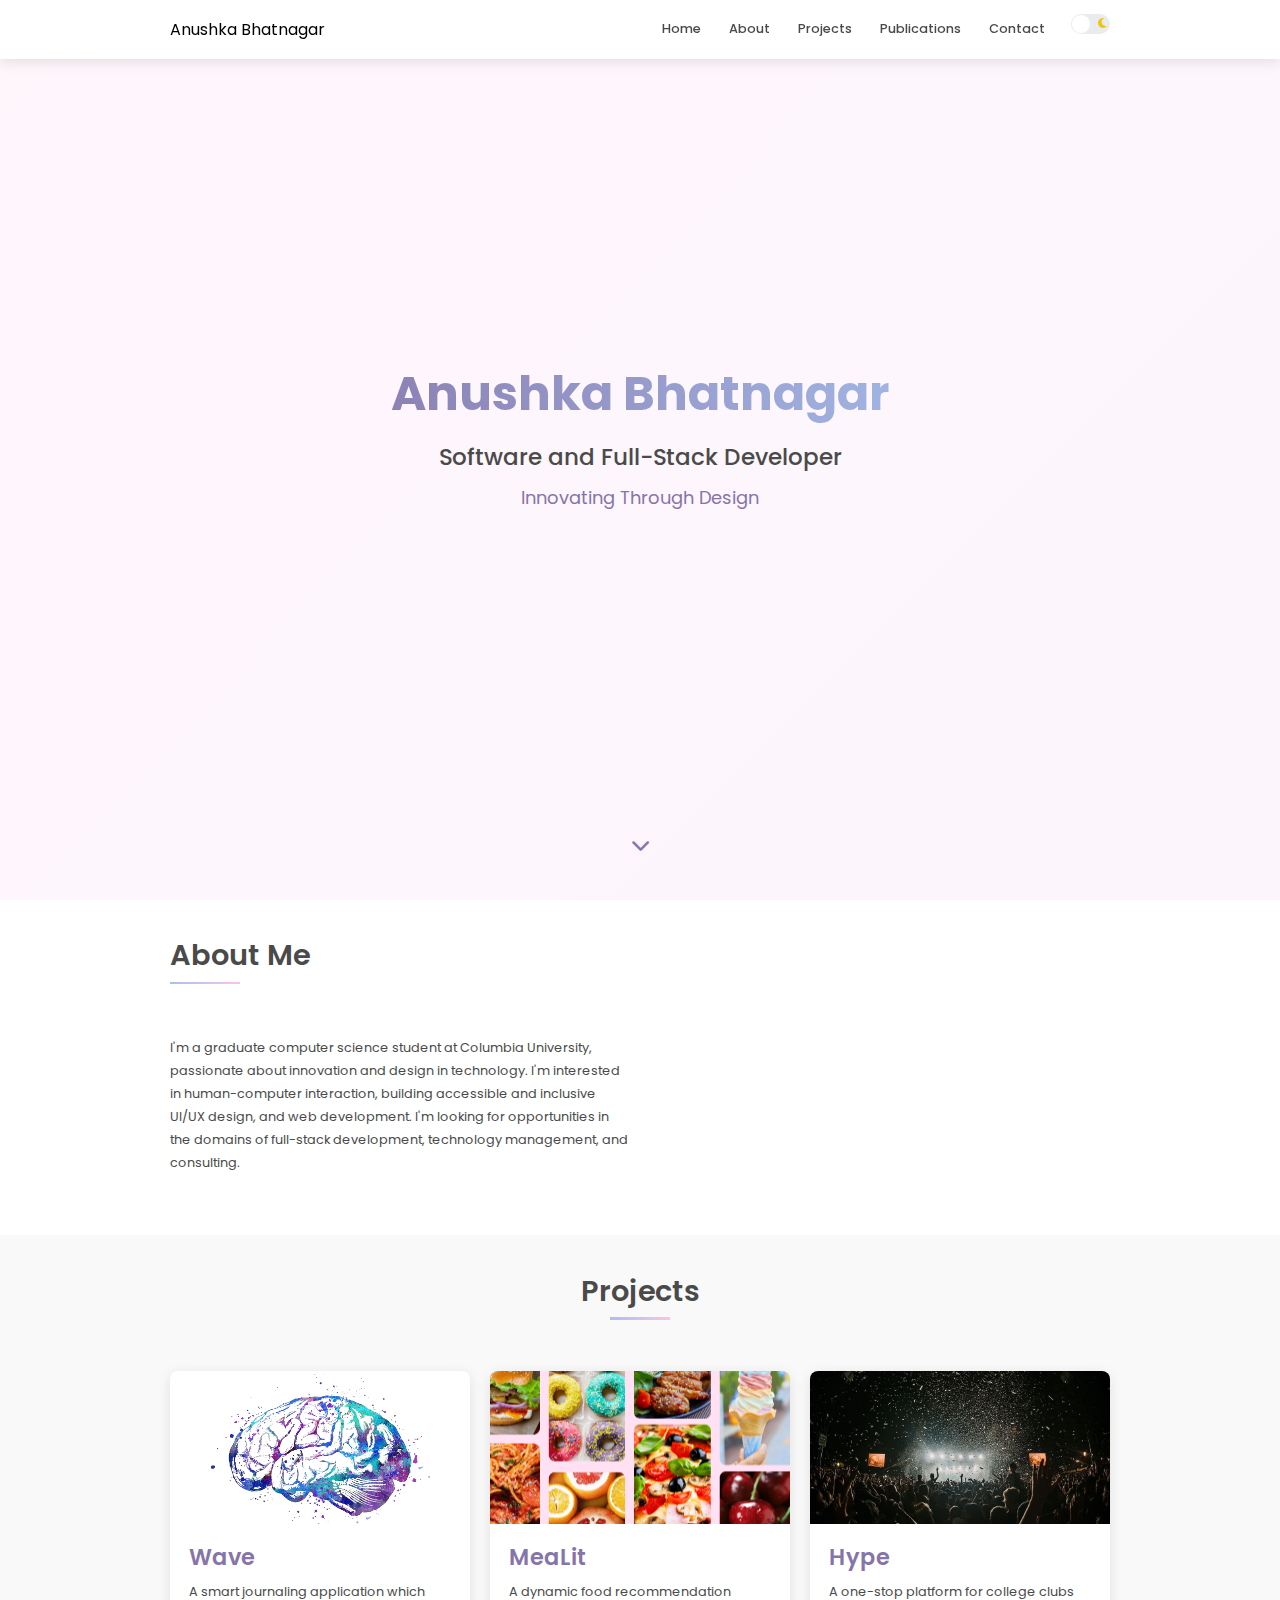
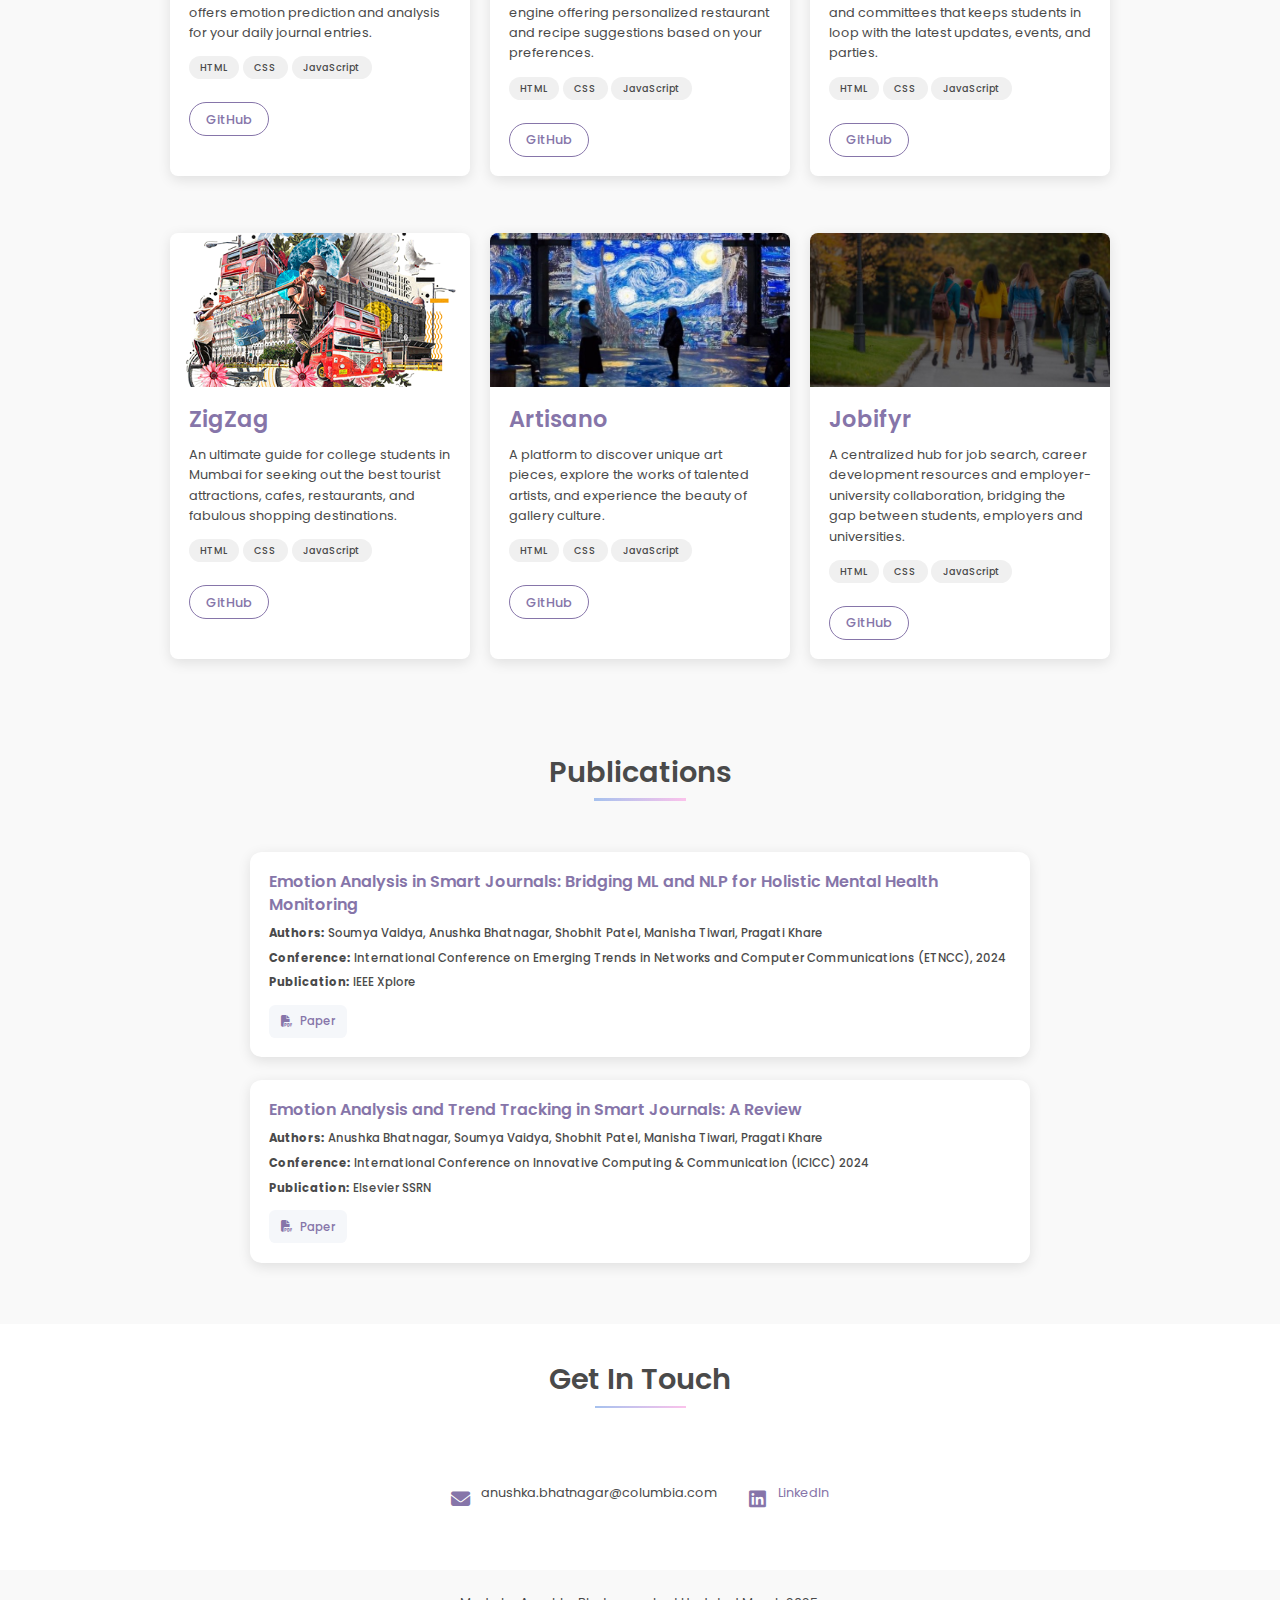
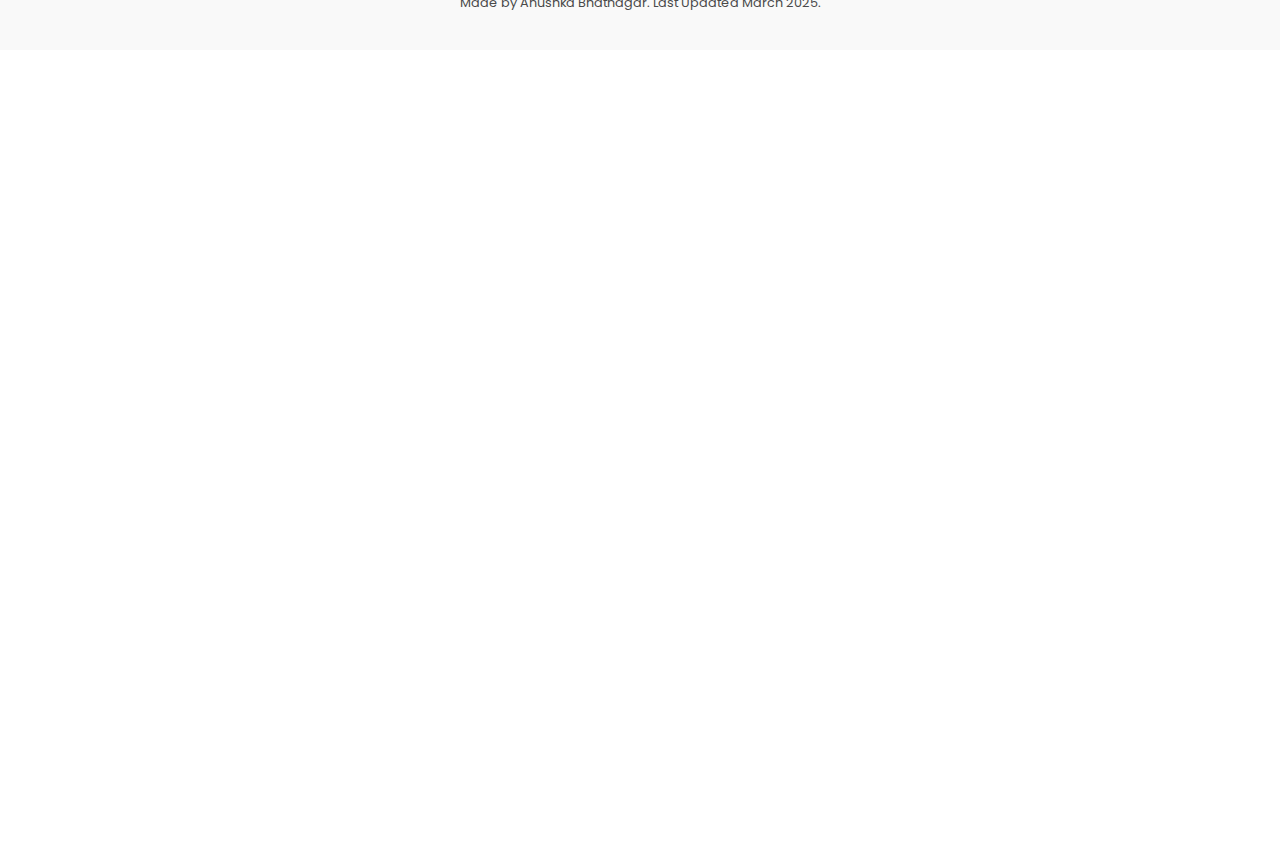
<file: index.html>
<!DOCTYPE html>
<html lang="en">
<head>
    <meta charset="UTF-8">
    <meta name="viewport" content="width=device-width, initial-scale=0.8">
    <title>Anushka Bhatnagar</title>
    <!-- Bootstrap CSS -->
    <link href="https://cdn.jsdelivr.net/npm/bootstrap@5.3.0-alpha1/dist/css/bootstrap.min.css" rel="stylesheet">
    <!-- Font Awesome -->
    <link rel="stylesheet" href="https://cdnjs.cloudflare.com/ajax/libs/font-awesome/6.4.0/css/all.min.css">
    <!-- Google Fonts -->
    <link href="https://fonts.googleapis.com/css2?family=Poppins:wght@300;400;500;600;700&family=Caveat:wght@400;700&display=swap" rel="stylesheet">
    <!-- Normalize CSS -->
    <link rel="stylesheet" href="https://necolas.github.io/normalize.css/latest/normalize.css">
    <!-- Custom CSS -->
    <link rel="stylesheet" href="styles.css">
</head>
<body onload="zoom()">
    <!-- Navigation -->
    <nav class="navbar navbar-expand-lg fixed-top">
        <div class="container">
            <a class="navbar-brand" href="#home">Anushka Bhatnagar</a>
            <button class="navbar-toggler" type="button" data-bs-toggle="collapse" data-bs-target="#navbarNav">
                <span class="navbar-toggler-icon"></span>
            </button>
            <div class="collapse navbar-collapse" id="navbarNav">
                <ul class="navbar-nav ms-auto">
                    <li class="nav-item"><a class="nav-link" href="#home">Home</a></li>
                    <li class="nav-item"><a class="nav-link" href="#about">About</a></li>
                    <li class="nav-item"><a class="nav-link" href="#projects">Projects</a></li>
                    <li class="nav-item"><a class="nav-link" href="#publications">Publications</a></li>
                    <li class="nav-item"><a class="nav-link" href="#contact">Contact</a></li>
                    <li class="nav-item">
                        <div class="mode-toggle">
                            <input type="checkbox" id="dark-mode-toggle" class="dark-mode-checkbox">
                            <label for="dark-mode-toggle" class="dark-mode-label">
                                <i class="fas fa-sun"></i>
                                <i class="fas fa-moon"></i>
                                <span class="ball"></span>
                            </label>
                        </div>
                    </li>
                </ul>
            </div>
        </div>
    </nav>

    <!-- Hero Section -->
    <section id="home" class="hero-section">
        <div class="container h-100">
            <div class="row h-100 align-items-center">
                <div class="col-md-10 mx-auto text-center">
                    <h1 class="name">Anushka Bhatnagar</h1>
                    <div class="role-container">
                        <p class="role">Software and Full-Stack Developer</p>
                        <p class="tagline">Innovating Through Design</p>
                    </div>
                </div>
            </div>
        </div>
        <div class="scroll-down">
            <a href="#about"><i class="fas fa-chevron-down"></i></a>
        </div>
    </section>

    <!-- About Section -->
    <section id="about" class="about-section">
        <div class="container">
            <div class="row">
                <div class="col-md-6">
                    <div class="section-title">
                        <h2>About Me</h2>
                    </div>
                    <p class="about-text">
                        I'm a graduate computer science student at Columbia University, passionate about innovation and design in technology. I'm interested in human-computer interaction, building accessible and inclusive UI/UX design, and web development. I'm looking for opportunities in the domains of full-stack development, technology management, and consulting.
                    </p>
                </div>
                <div class="col-md-6">
                    <!-- Future content -->
                </div>
            </div>
        </div>
    </section>

    <!-- Projects Section -->
    <section id="projects" class="projects-section">
        <div class="container">
            <div class="section-title text-center">
                <h2>Projects</h2>
            </div>
            <div class="row mb-5">
                <div class="col-md-4 mb-4">
                    <div class="project-card">
                        <img src="Images/Wave.png" class="card-img-top" alt="Wave Image">
                        <div class="project-info">
                            <h3>Wave</h3>
                            <p>A smart journaling application which offers emotion prediction and analysis for your daily journal entries.</p>
                            <div class="project-tags">
                                <span>HTML</span>
                                <span>CSS</span>
                                <span>JavaScript</span>
                            </div>
                            <a href="https://github.com/AnushkaBhatnagar/Wave" target="_blank" class="btn btn-outline-primary">GitHub</a>
                        </div>
                    </div>
                </div>
                <div class="col-md-4 mb-4">
                    <div class="project-card">
                        <img src="Images/MeaLit.png" class="card-img-top" alt="MeaLit Image">
                        <div class="project-info">
                            <h3>MeaLit</h3>
                            <p>A dynamic food recommendation engine offering personalized restaurant and recipe suggestions based on your preferences.</p>
                            <div class="project-tags">
                                <span>HTML</span>
                                <span>CSS</span>
                                <span>JavaScript</span>
                            </div>
                            <a href="https://github.com/AnushkaBhatnagar/MeaLit-2.0" target="_blank" class="btn btn-outline-primary">GitHub</a>
                        </div>
                    </div>
                </div>
                <div class="col-md-4 mb-4">
                    <div class="project-card">
                        <img src="Images/Hype.jpg" class="card-img-top" alt="Hype Image">
                        <div class="project-info">
                            <h3>Hype</h3>
                            <p>A one-stop platform for college clubs and committees that keeps students in loop with the latest updates, events, and parties.</p>
                            <div class="project-tags">
                                <span>HTML</span>
                                <span>CSS</span>
                                <span>JavaScript</span>
                            </div>
                            <a href="https://github.com/AnushkaBhatnagar/Hype" target="_blank" class="btn btn-outline-primary">GitHub</a>
                        </div>
                    </div>
                </div>
            </div>
            <div class="row">
                <div class="col-md-4 mb-4">
                    <div class="project-card">
                        <img src="Images/ZigZag.png" class="card-img-top" alt="ZigZag Image">
                        <div class="project-info">
                            <h3>ZigZag</h3>
                            <p>An ultimate guide for college students in Mumbai for seeking out the best tourist attractions, cafes, restaurants, and fabulous shopping destinations.</p>
                            <div class="project-tags">
                                <span>HTML</span>
                                <span>CSS</span>
                                <span>JavaScript</span>
                            </div>
                            <a href="https://github.com/AnushkaBhatnagar/ZigZag" target="_blank" class="btn btn-outline-primary">GitHub</a>
                        </div>
                    </div>
                </div>
                <div class="col-md-4 mb-4">
                    <div class="project-card">
                        <img src="Images/Artisano.jpg" class="card-img-top" alt="Artisano Image">
                        <div class="project-info">
                            <h3>Artisano</h3>
                            <p>A platform to discover unique art pieces, explore the works of talented artists, and experience the beauty of gallery culture.</p>
                            <div class="project-tags">
                                <span>HTML</span>
                                <span>CSS</span>
                                <span>JavaScript</span>
                            </div>
                            <a href="https://github.com/AnushkaBhatnagar/Artisano" target="_blank" class="btn btn-outline-primary">GitHub</a>
                        </div>
                    </div>
                </div>
                <div class="col-md-4 mb-4">
                    <div class="project-card">
                        <img src="Images/Jobifyr.jpg" class="card-img-top" alt="Jobifyr Image">
                        <div class="project-info">
                            <h3>Jobifyr</h3>
                            <p>A centralized hub for job search, career development resources and employer-university collaboration, bridging the gap between students, employers and universities.</p>
                            <div class="project-tags">
                                <span>HTML</span>
                                <span>CSS</span>
                                <span>JavaScript</span>
                            </div>
                            <a href="https://github.com/AnushkaBhatnagar/Jobifyr" target="_blank" class="btn btn-outline-primary">GitHub</a>
                        </div>
                    </div>
                </div>
            </div>
        </div>
    </section>

    <!-- Publications Section -->
    <section id="publications" class="publications-section">
        <div class="container">
            <div class="section-title text-center">
                <h2>Publications</h2>
            </div>
            <div class="row justify-content-center">
                <div class="col-md-10">
                    <div class="publication-card">
                        <div class="publication-content">
                            <h3 class="publication-title">Emotion Analysis in Smart Journals: Bridging ML and NLP for Holistic Mental Health Monitoring</h3>
                            <p class="publication-authors">
                                <span class="fw-bold">Authors:</span> Soumya Vaidya, Anushka Bhatnagar, Shobhit Patel, Manisha Tiwari, Pragati Khare</p>
                            <p class="publication-authors">
                                <span class="fw-bold">Conference:</span> International Conference on Emerging Trends in Networks and Computer Communications (ETNCC), 2024
                            </p>
                            <p class="publication-authors">
                                <span class="fw-bold">Publication:</span> IEEE Xplore
                            </p>
                            <div class="publication-links">
                                <a href="https://ieeexplore.ieee.org/abstract/document/10767437" target="_blank" class="publication-link">
                                    <i class="fas fa-file-pdf"></i>
                                    <span>Paper</span>
                                </a>
                            </div>
                        </div>
                    </div>
                </div>
            </div>
            <div class="row justify-content-center">
                <div class="col-md-10">
                    <div class="publication-card">
                        <div class="publication-content">
                            <h3 class="publication-title">
                                Emotion Analysis and Trend Tracking in Smart Journals: A Review
                            </h3>
                            <p class="publication-authors">
                                <span class="fw-bold">Authors:</span> Anushka Bhatnagar, Soumya Vaidya, Shobhit Patel, Manisha Tiwari, Pragati Khare</p>
                            <p class="publication-authors">
                                <span class="fw-bold">Conference:</span> International Conference on Innovative Computing & Communication (ICICC) 2024
                            </p>
                            <p class="publication-authors">
                                <span class="fw-bold">Publication:</span> Elsevier SSRN
                            </p>
                            <div class="publication-links">
                                <a href="https://papers.ssrn.com/sol3/papers.cfm?abstract_id=4993831" target="_blank" class="publication-link">
                                    <i class="fas fa-file-pdf"></i>
                                    <span>Paper</span>
                                </a>
                            </div>
                        </div>
                    </div>
                </div>
            </div>
        </div>
    </section>

    <!-- Contact Section -->
    <section id="contact" class="contact-section">
        <div class="container">
            <div class="section-title text-center">
                <h2>Get In Touch</h2>
            </div>
            <div class="row justify-content-center">
                <div class="col-md-8 text-center">
                    <div class="contact-info">
                        <div class="contact-item">
                            <i class="fas fa-envelope"></i>
                            <p>anushka.bhatnagar@columbia.com</p>
                        </div>
                        <div class="contact-item">
                            <i class="fab fa-linkedin"></i>
                            <p><a href="https://linkedin.com/in/anushkabhatnagar" target="_blank">LinkedIn</a></p>
                        </div>
                    </div>
                </div>
            </div>
        </div>
    </section>

    <!-- Footer -->
    <footer class="footer">
        <div class="container text-center">
            <p>Made by Anushka Bhatnagar. Last Updated March 2025.</p>
        </div>
    </footer>

    <!-- Bootstrap JS -->
    <script src="https://cdn.jsdelivr.net/npm/bootstrap@5.3.0-alpha1/dist/js/bootstrap.bundle.min.js"></script>
    <!-- jQuery -->
    <script src="https://cdnjs.cloudflare.com/ajax/libs/jquery/3.6.4/jquery.min.js"></script>
    <!-- Custom JS -->
    <script src="script.js"></script>
</body>
</html>
</file>
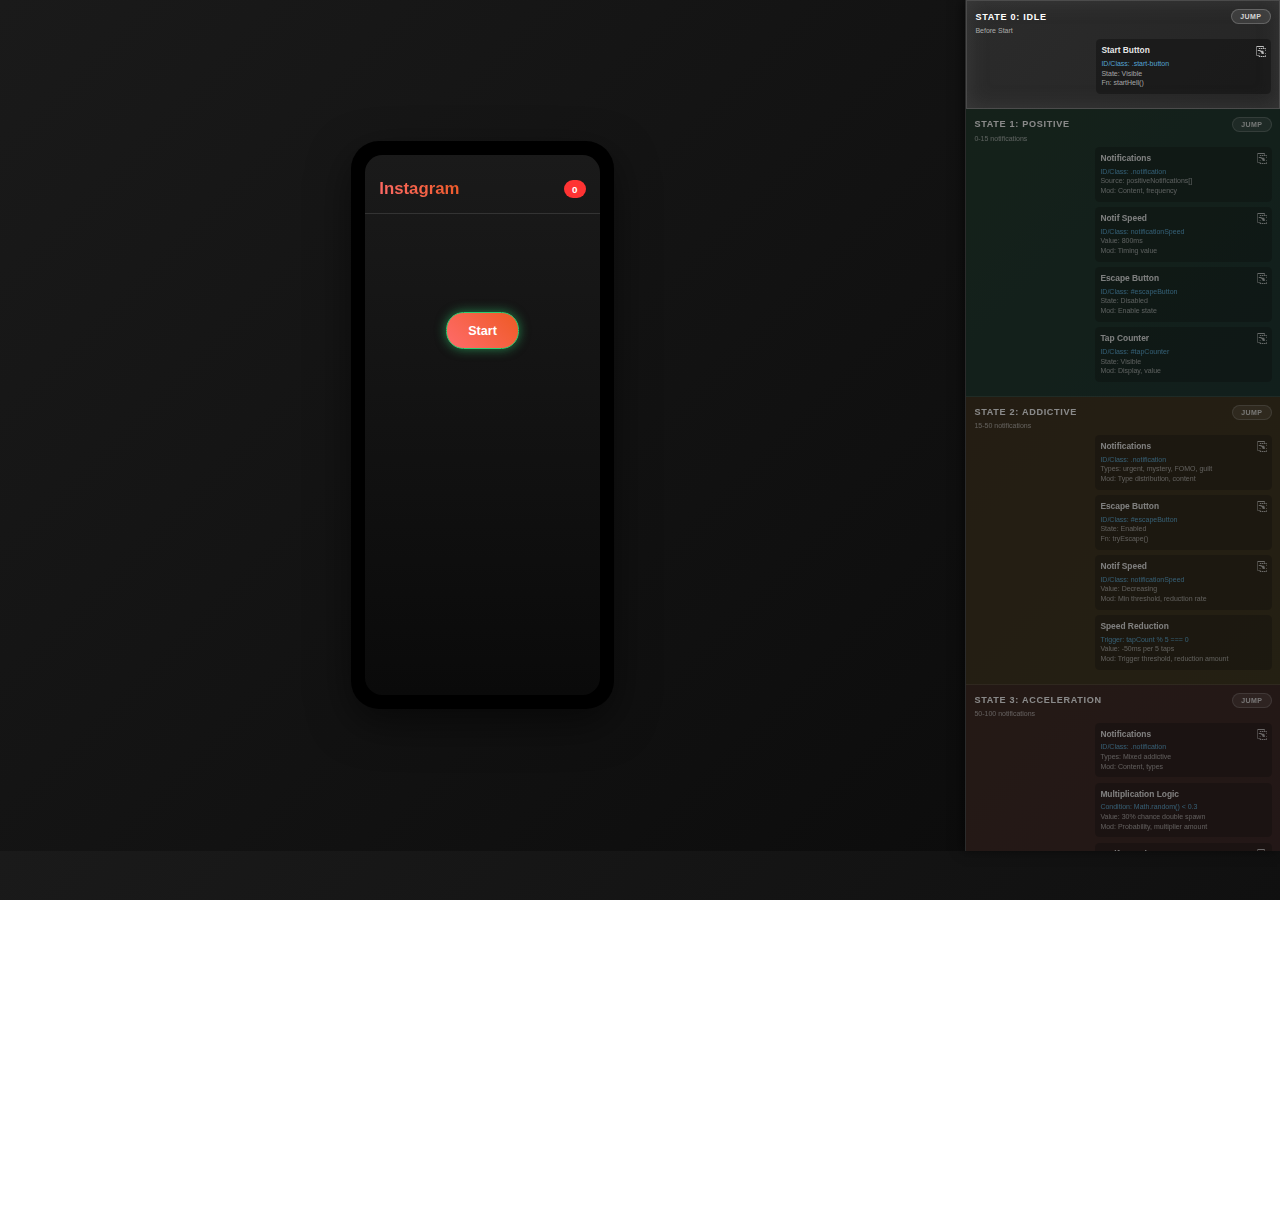
<file: projects/instagram-developer.html>
<!DOCTYPE html>
<html lang="en">
<head>
    <meta charset="UTF-8">
    <meta name="viewport" content="width=device-width, initial-scale=1.0">
    <style>
        * {
            margin: 0;
            padding: 0;
            box-sizing: border-box;
        }

        body {
            background: linear-gradient(135deg, #1a1a1a 0%, #0a0a0a 100%);
            min-height: 100vh;
            display: flex;
            flex-direction: row;
            justify-content: flex-start;
            align-items: stretch;
            font-family: -apple-system, BlinkMacSystemFont, 'Segoe UI', Roboto, sans-serif;
            margin: 0;
            padding: 0;
            zoom: 0.7;
        }

        .phone-container {
            flex: 1;
            display: flex;
            justify-content: center;
            align-items: center;
            padding: 20px;
        }

        .state-panel {
            right: 0;
            top: 0;
            width: 450px;
            height: 135vh;
            background: rgba(20, 20, 20, 0.95);
            border-left: 2px solid rgba(255, 255, 255, 0.1);
            overflow-y: auto;
            display: flex;
            flex-direction: column;
            box-shadow: -5px 0 15px rgba(0, 0, 0, 0.5);
        }

        .stage-segment {
            flex: 1;
            border-bottom: 2px solid rgba(255, 255, 255, 0.1);
            padding: 12px;
            display: flex;
            flex-direction: column;
            transition: all 0.3s ease;
            opacity: 0.5;
        }
        
        .segment-content {
            display: flex;
            gap: 12px;
            flex: 1;
        }
        
        .logging-column {
            flex: 0 0 160px;
        }
        
        .params-column {
            flex: 1;
            overflow-y: auto;
        }
        
        .param-item {
            background: rgba(0, 0, 0, 0.3);
            border-radius: 6px;
            padding: 8px;
            margin-bottom: 8px;
            font-size: 11px;
            line-height: 1.4;
            position: relative;
        }
        
        .param-name {
            color: rgba(255, 255, 255, 0.9);
            font-weight: bold;
            margin-bottom: 3px;
            font-size: 12px;
        }
        
        .param-id, .param-state, .param-mod {
            color: rgba(255, 255, 255, 0.6);
            font-size: 10px;
        }
        
        .param-id {
            color: rgba(100, 200, 255, 0.8);
            position: relative;
        }
        
        .copy-icon {
            position: absolute;
            top: 6px;
            right: 6px;
            cursor: pointer;
            opacity: 0.8;
            transition: all 0.2s;
            font-size: 18px;
            color: rgba(255, 255, 255, 0.9);
            z-index: 10;
        }
        
        .copy-icon:hover {
            opacity: 1;
            color: rgba(100, 200, 255, 1);
            transform: scale(1.15);
        }
        
        .copy-icon.copied {
            color: #2ecc71;
        }

        .stage-segment:last-child {
            border-bottom: none;
        }

        .stage-segment.active {
            opacity: 1;
            box-shadow: inset 0 0 20px rgba(255, 255, 255, 0.1);
            border: 2px solid rgba(255, 255, 255, 0.3);
        }

        .stage-segment.stage-0 {
            background: linear-gradient(135deg, rgba(100, 100, 100, 0.15) 0%, rgba(80, 80, 80, 0.15) 100%);
        }

        .stage-segment.stage-0.active {
            background: linear-gradient(135deg, rgba(100, 100, 100, 0.3) 0%, rgba(80, 80, 80, 0.3) 100%);
            border-color: rgba(100, 100, 100, 0.6);
            box-shadow: inset 0 0 30px rgba(100, 100, 100, 0.3);
        }

        .stage-segment.stage-1 {
            background: linear-gradient(135deg, rgba(46, 213, 115, 0.15) 0%, rgba(0, 184, 148, 0.15) 100%);
        }

        .stage-segment.stage-1.active {
            background: linear-gradient(135deg, rgba(46, 213, 115, 0.3) 0%, rgba(0, 184, 148, 0.3) 100%);
            border-color: rgba(46, 213, 115, 0.6);
            box-shadow: inset 0 0 30px rgba(46, 213, 115, 0.3);
        }

        .stage-segment.stage-2 {
            background: linear-gradient(135deg, rgba(255, 159, 26, 0.15) 0%, rgba(255, 195, 18, 0.15) 100%);
        }

        .stage-segment.stage-2.active {
            background: linear-gradient(135deg, rgba(255, 159, 26, 0.3) 0%, rgba(255, 195, 18, 0.3) 100%);
            border-color: rgba(255, 159, 26, 0.6);
            box-shadow: inset 0 0 30px rgba(255, 159, 26, 0.3);
        }

        .stage-segment.stage-3 {
            background: linear-gradient(135deg, rgba(255, 107, 53, 0.15) 0%, rgba(235, 77, 75, 0.15) 100%);
        }

        .stage-segment.stage-3.active {
            background: linear-gradient(135deg, rgba(255, 107, 53, 0.3) 0%, rgba(235, 77, 75, 0.3) 100%);
            border-color: rgba(255, 107, 53, 0.6);
            box-shadow: inset 0 0 30px rgba(255, 107, 53, 0.3);
        }

        .stage-segment.stage-4 {
            background: linear-gradient(135deg, rgba(139, 0, 0, 0.2) 0%, rgba(200, 0, 0, 0.2) 100%);
        }

        .stage-segment.stage-4.active {
            background: linear-gradient(135deg, rgba(139, 0, 0, 0.4) 0%, rgba(200, 0, 0, 0.4) 100%);
            border-color: rgba(139, 0, 0, 0.8);
            box-shadow: inset 0 0 30px rgba(139, 0, 0, 0.5);
            animation: hellPulse 2s infinite;
        }

        .stage-segment.stage-5 {
            background: linear-gradient(135deg, rgba(80, 0, 0, 0.2) 0%, rgba(120, 0, 0, 0.2) 100%);
        }

        .stage-segment.stage-5.active {
            background: linear-gradient(135deg, rgba(80, 0, 0, 0.5) 0%, rgba(120, 0, 0, 0.5) 100%);
            border-color: rgba(80, 0, 0, 0.9);
            box-shadow: inset 0 0 40px rgba(80, 0, 0, 0.7);
            animation: trappedPulse 1.5s infinite;
        }

        .stage-header {
            color: white;
            font-size: 13px;
            font-weight: bold;
            margin-bottom: 4px;
            text-transform: uppercase;
            letter-spacing: 1px;
            display: flex;
            justify-content: space-between;
            align-items: center;
        }
        
        .jump-button {
            background: rgba(255, 255, 255, 0.1);
            color: rgba(255, 255, 255, 0.8);
            border: 1px solid rgba(255, 255, 255, 0.2);
            padding: 4px 12px;
            border-radius: 12px;
            font-size: 10px;
            font-weight: 600;
            cursor: pointer;
            transition: all 0.3s ease;
            text-transform: uppercase;
            letter-spacing: 0.5px;
        }
        
        .jump-button:hover {
            background: rgba(255, 255, 255, 0.2);
            border-color: rgba(255, 255, 255, 0.4);
            transform: scale(1.05);
        }
        
        .jump-button:active {
            transform: scale(0.95);
        }

        .stage-range {
            color: rgba(255, 255, 255, 0.6);
            font-size: 10px;
            margin-bottom: 8px;
        }

        .dots-container {
            display: flex;
            flex-wrap: wrap;
            gap: 5px;
            align-content: flex-start;
        }

        .dot {
            width: 7px;
            height: 7px;
            border-radius: 50%;
            background: rgba(255, 255, 255, 0.6);
            animation: dotAppear 0.3s ease-out;
        }

        .stage-0 .dot {
            background: rgba(150, 150, 150, 0.8);
            box-shadow: 0 0 4px rgba(150, 150, 150, 0.5);
        }

        .stage-1 .dot {
            background: rgba(46, 213, 115, 0.8);
            box-shadow: 0 0 5px rgba(46, 213, 115, 0.5);
        }

        .stage-2 .dot {
            background: rgba(255, 159, 26, 0.8);
            box-shadow: 0 0 5px rgba(255, 159, 26, 0.5);
        }

        .stage-3 .dot {
            background: rgba(255, 107, 53, 0.8);
            box-shadow: 0 0 5px rgba(255, 107, 53, 0.5);
        }

        .stage-4 .dot {
            background: rgba(255, 0, 0, 0.8);
            box-shadow: 0 0 8px rgba(255, 0, 0, 0.6);
        }

        .stage-5 .dot {
            background: rgba(139, 0, 0, 0.9);
            box-shadow: 0 0 10px rgba(139, 0, 0, 0.7);
        }

        @keyframes dotAppear {
            from {
                transform: scale(0);
                opacity: 0;
            }
            to {
                transform: scale(1);
                opacity: 1;
            }
        }

        @keyframes hellPulse {
            0%, 100% {
                box-shadow: inset 0 0 30px rgba(139, 0, 0, 0.5);
            }
            50% {
                box-shadow: inset 0 0 50px rgba(255, 0, 0, 0.7);
            }
        }

        @keyframes trappedPulse {
            0%, 100% {
                box-shadow: inset 0 0 40px rgba(80, 0, 0, 0.7);
            }
            50% {
                box-shadow: inset 0 0 60px rgba(120, 0, 0, 0.9);
            }
        }

        .phone {
            width: 375px;
            height: 812px;
            background: #000;
            border-radius: 40px;
            padding: 20px;
            position: relative;
            box-shadow: 0 20px 60px rgba(0, 0, 0, 0.5);
        }

        .screen {
            width: 100%;
            height: 100%;
            background: linear-gradient(180deg, #1a1a1a 0%, #0a0a0a 100%);
            border-radius: 25px;
            position: relative;
            overflow: hidden;
        }

        .status-bar {
            display: flex;
            justify-content: space-between;
            align-items: center;
            padding: 15px 20px;
            color: white;
            font-size: 14px;
            font-weight: 600;
        }

        .app-header {
            display: flex;
            justify-content: space-between;
            align-items: center;
            padding: 0 20px 20px;
            border-bottom: 1px solid #333;
        }

        .app-title {
            color: white;
            font-size: 24px;
            font-weight: bold;
            background: linear-gradient(45deg, #ff6b6b, #ee5a24);
            -webkit-background-clip: text;
            background-clip: text;
            -webkit-text-fill-color: transparent;
        }

        .notification-counter {
            background: #ff3333;
            color: white;
            border-radius: 15px;
            padding: 5px 12px;
            font-size: 14px;
            font-weight: bold;
            animation: pulse 1s infinite;
        }

        .content-area {
            padding: 20px;
            height: calc(100% - 120px);
            overflow: hidden;
        }

        .notification {
            background: rgba(255, 255, 255, 0.1);
            border: 1px solid rgba(255, 255, 255, 0.2);
            border-radius: 15px;
            padding: 15px;
            margin-bottom: 10px;
            color: white;
            position: relative;
            cursor: pointer;
            transition: all 0.3s ease;
            backdrop-filter: blur(10px);
            animation: slideIn 0.5s ease-out;
        }

        .notification:hover {
            transform: scale(1.02);
            background: rgba(255, 255, 255, 0.15);
        }

        .notification.dark {
            background: rgba(255, 0, 0, 0.2);
            border-color: #ff3333;
            box-shadow: 0 0 20px rgba(255, 51, 51, 0.3);
        }

        .notification.hell {
            background: rgba(139, 0, 0, 0.4);
            border-color: #8B0000;
            box-shadow: 0 0 30px rgba(139, 0, 0, 0.6);
            animation: shake 0.5s infinite, slideIn 0.2s ease-out;
        }

        .notification.urgent {
            background: linear-gradient(45deg, #ff4444, #cc0000);
            border-color: #ff0000;
            box-shadow: 0 0 25px rgba(255, 68, 68, 0.6);
            animation: urgentPulse 1s infinite, slideIn 0.5s ease-out;
        }

        .notification.reward {
            background: linear-gradient(45deg, #00ff88, #00cc44);
            border-color: #00ff00;
            box-shadow: 0 0 25px rgba(0, 255, 136, 0.6);
            animation: celebration 0.8s ease-out, slideIn 0.5s ease-out;
        }

        .notification.mystery {
            background: linear-gradient(45deg, #9b59b6, #8e44ad);
            border-color: #9b59b6;
            box-shadow: 0 0 25px rgba(155, 89, 182, 0.6);
            animation: mysteryPulse 1.5s infinite, slideIn 0.5s ease-out;
        }

        .notification.jackpot {
            background: linear-gradient(45deg, #f39c12, #e67e22);
            border-color: #f39c12;
            box-shadow: 0 0 30px rgba(243, 156, 18, 0.8);
            animation: jackpotCelebration 1s ease-out, slideIn 0.5s ease-out;
        }

        .notification-icon {
            width: 40px;
            height: 40px;
            border-radius: 50%;
            background: linear-gradient(45deg, #ff6b6b, #ee5a24);
            display: flex;
            align-items: center;
            justify-content: center;
            float: left;
            margin-right: 15px;
            font-size: 18px;
        }

        .notification-text {
            font-size: 14px;
            line-height: 1.4;
        }

        .notification-time {
            font-size: 12px;
            opacity: 0.7;
            margin-top: 5px;
        }

        .countdown-timer {
            position: absolute;
            top: 5px;
            right: 10px;
            background: #ff0000;
            color: white;
            padding: 2px 8px;
            border-radius: 10px;
            font-size: 10px;
            font-weight: bold;
            animation: pulse 0.5s infinite;
        }

        .pulsing-glow {
            animation: glowPulse 2s infinite;
        }

        .flood-overlay {
            position: absolute;
            top: 0;
            left: 0;
            right: 0;
            bottom: 0;
            background: rgba(139, 0, 0, 0.9);
            display: none;
            justify-content: center;
            align-items: center;
            flex-direction: column;
            z-index: 1000;
        }

        .flood-text {
            color: white;
            font-size: 24px;
            font-weight: bold;
            text-align: center;
            animation: flicker 0.5s infinite;
        }

        .start-button {
            background: linear-gradient(45deg, #ff6b6b, #ee5a24);
            color: white;
            border: none;
            padding: 15px 30px;
            border-radius: 25px;
            font-size: 18px;
            font-weight: bold;
            cursor: pointer;
            margin-top: 20px;
            transition: transform 0.3s ease;
        }

        .start-button:hover {
            transform: scale(1.05);
        }

        .warning-text {
            color: #ff6b6b;
            font-size: 12px;
            text-align: center;
            margin-top: 20px;
            opacity: 0.8;
        }

        .escape-button {
            position: absolute;
            top: 20px;
            right: 20px;
            background: rgba(255, 255, 255, 0.1);
            color: rgba(255, 255, 255, 0.3);
            border: 1px solid rgba(255, 255, 255, 0.2);
            padding: 8px 15px;
            border-radius: 20px;
            font-size: 12px;
            cursor: not-allowed;
            transition: all 0.3s ease;
            display: none;
            opacity: 0.5;
        }

        .escape-button:hover {
            background: rgba(255, 255, 255, 0.1);
        }

        .escape-button.enabled {
            background: rgba(255, 255, 255, 0.2);
            color: white;
            border: 1px solid rgba(255, 255, 255, 0.3);
            cursor: pointer;
            opacity: 1;
        }

        .escape-button.enabled:hover {
            background: rgba(255, 255, 255, 0.3);
        }

        .tap-counter {
            position: absolute;
            bottom: 20px;
            left: 50%;
            transform: translateX(-50%);
            color: #ff6b6b;
            font-size: 14px;
            font-weight: bold;
            display: none;
        }

        .notification.bouncing {
            animation: bounce 0.5s ease-in-out;
        }

        @keyframes slideIn {
            from {
                transform: translateY(-50px);
                opacity: 0;
            }
            to {
                transform: translateY(0);
                opacity: 1;
            }
        }

        @keyframes pulse {
            0%, 100% { transform: scale(1); }
            50% { transform: scale(1.1); }
        }

        @keyframes shake {
            0%, 100% { transform: translateX(0); }
            25% { transform: translateX(-2px); }
            75% { transform: translateX(2px); }
        }

        @keyframes flicker {
            0%, 100% { opacity: 1; }
            50% { opacity: 0.3; }
        }

        @keyframes bounce {
            0%, 100% { transform: translateY(0); }
            50% { transform: translateY(-10px); }
        }

        @keyframes urgentPulse {
            0%, 100% { transform: scale(1); box-shadow: 0 0 25px rgba(255, 68, 68, 0.6); }
            50% { transform: scale(1.02); box-shadow: 0 0 35px rgba(255, 68, 68, 0.9); }
        }

        @keyframes celebration {
            0% { transform: scale(1); }
            50% { transform: scale(1.1); }
            100% { transform: scale(1); }
        }

        @keyframes mysteryPulse {
            0%, 100% { opacity: 0.8; }
            50% { opacity: 1; }
        }

        @keyframes jackpotCelebration {
            0% { transform: scale(1) rotate(0deg); }
            25% { transform: scale(1.2) rotate(5deg); }
            50% { transform: scale(1.1) rotate(-5deg); }
            75% { transform: scale(1.15) rotate(3deg); }
            100% { transform: scale(1) rotate(0deg); }
        }

        @keyframes glowPulse {
            0%, 100% { box-shadow: 0 0 20px rgba(255, 255, 255, 0.3); }
            50% { box-shadow: 0 0 40px rgba(255, 255, 255, 0.8); }
        }

        .state-highlight {
            border: 2px solid #2ecc71 !important;
            box-shadow: 0 0 15px rgba(46, 204, 113, 0.6) !important;
            animation: highlightPulse 2s infinite;
        }

        @keyframes highlightPulse {
            0%, 100% { box-shadow: 0 0 15px rgba(46, 204, 113, 0.6); }
            50% { box-shadow: 0 0 25px rgba(46, 204, 113, 0.9); }
        }
    </style>
</head>
<body>
    <div class="phone-container">
        <div class="phone">
            <div class="screen">
            <br><br>
            
            <div class="app-header">
                <div class="app-title">Instagram</div>
                <div class="notification-counter" id="counter">0</div>
            </div>
            
            <div class="content-area" id="contentArea">
                <div style="text-align: center; color: white; margin-top: 100px;">
                    <button class="start-button" onclick="startHell()">Start</button>
                </div>
            </div>
            
            <div class="flood-overlay" id="floodOverlay">
                <div class="flood-text">
                    YOU DON'T EXIST<br>
                    WHEN NOBODY'S<br>
                    WATCHING
                </div>
            </div>

            <button class="escape-button" id="escapeButton" onclick="tryEscape()">Turn Off Notifications (Disabled)</button>
            <div class="tap-counter" id="tapCounter">Taps: 0</div>
            </div>
        </div>
    </div>

    <div class="state-panel">
        <div class="stage-segment stage-0 active" id="state0">
            <div class="stage-header">
                State 0: Idle
                <button class="jump-button" onclick="jumpToState(0)">Jump</button>
            </div>
            <div class="stage-range">Before Start</div>
            <div class="segment-content">
                <div class="logging-column">
                    <div class="dots-container" id="state0Dots"></div>
                </div>
                <div class="params-column">
                    <div class="param-item">
                        <span class="copy-icon" onclick="copyElementHTML('.start-button')" title="Copy HTML">⎘</span>
                        <div class="param-name">Start Button</div>
                        <div class="param-id">ID/Class: .start-button</div>
                        <div class="param-state">State: Visible</div>
                        <div class="param-mod">Fn: startHell()</div>
                    </div>
                </div>
            </div>
        </div>
        <div class="stage-segment stage-1" id="state1">
            <div class="stage-header">
                State 1: Positive
                <button class="jump-button" onclick="jumpToState(1)">Jump</button>
            </div>
            <div class="stage-range">0-15 notifications</div>
            <div class="segment-content">
                <div class="logging-column">
                    <div class="dots-container" id="state1Dots"></div>
                </div>
                <div class="params-column">
                    <div class="param-item">
                        <span class="copy-icon" onclick="copyElementHTML('.notification')" title="Copy HTML">⎘</span>
                        <div class="param-name">Notifications</div>
                        <div class="param-id">ID/Class: .notification</div>
                        <div class="param-state">Source: positiveNotifications[]</div>
                        <div class="param-mod">Mod: Content, frequency</div>
                    </div>
                    <div class="param-item">
                        <span class="copy-icon" onclick="copyElementHTML('notificationSpeed')" title="Copy value">⎘</span>
                        <div class="param-name">Notif Speed</div>
                        <div class="param-id">ID/Class: notificationSpeed</div>
                        <div class="param-state">Value: 800ms</div>
                        <div class="param-mod">Mod: Timing value</div>
                    </div>
                    <div class="param-item">
                        <span class="copy-icon" onclick="copyElementHTML('#escapeButton')" title="Copy HTML">⎘</span>
                        <div class="param-name">Escape Button</div>
                        <div class="param-id">ID/Class: #escapeButton</div>
                        <div class="param-state">State: Disabled</div>
                        <div class="param-mod">Mod: Enable state</div>
                    </div>
                    <div class="param-item">
                        <span class="copy-icon" onclick="copyElementHTML('#tapCounter')" title="Copy HTML">⎘</span>
                        <div class="param-name">Tap Counter</div>
                        <div class="param-id">ID/Class: #tapCounter</div>
                        <div class="param-state">State: Visible</div>
                        <div class="param-mod">Mod: Display, value</div>
                    </div>
                </div>
            </div>
        </div>
        <div class="stage-segment stage-2" id="state2">
            <div class="stage-header">
                State 2: Addictive
                <button class="jump-button" onclick="jumpToState(2)">Jump</button>
            </div>
            <div class="stage-range">15-50 notifications</div>
            <div class="segment-content">
                <div class="logging-column">
                    <div class="dots-container" id="state2Dots"></div>
                </div>
                <div class="params-column">
                    <div class="param-item">
                        <span class="copy-icon" onclick="copyElementHTML('.notification')" title="Copy HTML">⎘</span>
                        <div class="param-name">Notifications</div>
                        <div class="param-id">ID/Class: .notification</div>
                        <div class="param-state">Types: urgent, mystery, FOMO, guilt</div>
                        <div class="param-mod">Mod: Type distribution, content</div>
                    </div>
                    <div class="param-item">
                        <span class="copy-icon" onclick="copyElementHTML('#escapeButton')" title="Copy HTML">⎘</span>
                        <div class="param-name">Escape Button</div>
                        <div class="param-id">ID/Class: #escapeButton</div>
                        <div class="param-state">State: Enabled</div>
                        <div class="param-mod">Fn: tryEscape()</div>
                    </div>
                    <div class="param-item">
                        <span class="copy-icon" onclick="copyElementHTML('notificationSpeed')" title="Copy value">⎘</span>
                        <div class="param-name">Notif Speed</div>
                        <div class="param-id">ID/Class: notificationSpeed</div>
                        <div class="param-state">Value: Decreasing</div>
                        <div class="param-mod">Mod: Min threshold, reduction rate</div>
                    </div>
                    <div class="param-item">
                        <div class="param-name">Speed Reduction</div>
                        <div class="param-id">Trigger: tapCount % 5 === 0</div>
                        <div class="param-state">Value: -50ms per 5 taps</div>
                        <div class="param-mod">Mod: Trigger threshold, reduction amount</div>
                    </div>
                </div>
            </div>
        </div>
        <div class="stage-segment stage-3" id="state3">
            <div class="stage-header">
                State 3: Acceleration
                <button class="jump-button" onclick="jumpToState(3)">Jump</button>
            </div>
            <div class="stage-range">50-100 notifications</div>
            <div class="segment-content">
                <div class="logging-column">
                    <div class="dots-container" id="state3Dots"></div>
                </div>
                <div class="params-column">
                    <div class="param-item">
                        <span class="copy-icon" onclick="copyElementHTML('.notification')" title="Copy HTML">⎘</span>
                        <div class="param-name">Notifications</div>
                        <div class="param-id">ID/Class: .notification</div>
                        <div class="param-state">Types: Mixed addictive</div>
                        <div class="param-mod">Mod: Content, types</div>
                    </div>
                    <div class="param-item">
                        <div class="param-name">Multiplication Logic</div>
                        <div class="param-id">Condition: Math.random() < 0.3</div>
                        <div class="param-state">Value: 30% chance double spawn</div>
                        <div class="param-mod">Mod: Probability, multiplier amount</div>
                    </div>
                    <div class="param-item">
                        <span class="copy-icon" onclick="copyElementHTML('notificationSpeed')" title="Copy value">⎘</span>
                        <div class="param-name">Notif Speed</div>
                        <div class="param-id">ID/Class: notificationSpeed</div>
                        <div class="param-state">Min: 200ms</div>
                        <div class="param-mod">Mod: Min threshold</div>
                    </div>
                </div>
            </div>
        </div>
        <div class="stage-segment stage-4" id="state4">
            <div class="stage-header">
                State 4: Hell Mode
                <button class="jump-button" onclick="jumpToState(4)">Jump</button>
            </div>
            <div class="stage-range">100-150 notifications</div>
            <div class="segment-content">
                <div class="logging-column">
                    <div class="dots-container" id="state4Dots"></div>
                </div>
                <div class="params-column">
                    <div class="param-item">
                        <span class="copy-icon" onclick="copyElementHTML('isHellMode')" title="Copy value">⎘</span>
                        <div class="param-name">Hell Mode Flag</div>
                        <div class="param-id">ID/Class: isHellMode</div>
                        <div class="param-state">Value: true</div>
                        <div class="param-mod">Mod: Trigger threshold, behavior</div>
                    </div>
                    <div class="param-item">
                        <div class="param-name">Hell Notifications</div>
                        <div class="param-id">Source: hellNotifications[]</div>
                        <div class="param-state">Content: Trapped messages</div>
                        <div class="param-mod">Mod: Content, frequency</div>
                    </div>
                    <div class="param-item">
                        <span class="copy-icon" onclick="copyElementHTML('#escapeButton')" title="Copy HTML">⎘</span>
                        <div class="param-name">Escape Button</div>
                        <div class="param-id">ID/Class: #escapeButton</div>
                        <div class="param-state">State: Text changes on click</div>
                        <div class="param-mod">Fn: tryEscape() behavior</div>
                    </div>
                    <div class="param-item">
                        <span class="copy-icon" onclick="copyElementHTML('notificationSpeed')" title="Copy value">⎘</span>
                        <div class="param-name">Notif Speed</div>
                        <div class="param-id">ID/Class: notificationSpeed</div>
                        <div class="param-state">Min: 100ms, halves on escape</div>
                        <div class="param-mod">Mod: Min value, reduction logic</div>
                    </div>
                </div>
            </div>
        </div>
        <div class="stage-segment stage-5" id="state5">
            <div class="stage-header">
                State 5: Trapped
                <button class="jump-button" onclick="jumpToState(5)">Jump</button>
            </div>
            <div class="stage-range">150+ notifications</div>
            <div class="segment-content">
                <div class="logging-column">
                    <div class="dots-container" id="state5Dots"></div>
                </div>
                <div class="params-column">
                    <div class="param-item">
                        <span class="copy-icon" onclick="copyElementHTML('#floodOverlay')" title="Copy HTML">⎘</span>
                        <div class="param-name">Flood Overlay</div>
                        <div class="param-id">ID/Class: #floodOverlay</div>
                        <div class="param-state">State: Visible (display: flex)</div>
                        <div class="param-mod">Mod: Trigger count, content, timing</div>
                    </div>
                    <div class="param-item">
                        <div class="param-name">Continuous Spawning</div>
                        <div class="param-id">Fn: setInterval in startHell4()</div>
                        <div class="param-state">Interval: notificationSpeed / 2</div>
                        <div class="param-mod">Mod: Spawn rate, min interval</div>
                    </div>
                    <div class="param-item">
                        <span class="copy-icon" onclick="copyElementHTML('isHellMode')" title="Copy value">⎘</span>
                        <div class="param-name">Hell Mode</div>
                        <div class="param-id">ID/Class: isHellMode</div>
                        <div class="param-state">Value: true (permanent)</div>
                        <div class="param-mod">Mod: Escape behavior</div>
                    </div>
                </div>
            </div>
        </div>
    </div>

    <script>
        var notificationCount = 0;
        var stage = 0;
        var isHellMode = false;
        var tapCount = 0;
        var notificationSpeed = 800;
        var escapeAttempts = 0;
        var urgentTimers = [];
        var rewardStreak = 0;
        var totalRewards = 0;
        var currentState = 0;
        var stateSegments = {};
        
        var positiveNotifications = [
            { icon: "❤️", text: "Sarah liked your photo!", time: "now" },
            { icon: "💬", text: "New comment: 'Looking great!'", time: "1m ago" },
            { icon: "🔥", text: "You're trending! 47 new likes", time: "2m ago" },
            { icon: "👥", text: "3 new followers!", time: "3m ago" },
            { icon: "⭐", text: "Your post got featured!", time: "5m ago" }
        ];
        
        var questioningNotifications = [
            { icon: "❓", text: "Where are you? You haven't posted in 5 minutes...", time: "now" },
            { icon: "👁️", text: "We miss you. Come back.", time: "1m ago" },
            { icon: "⏰", text: "Your followers are waiting...", time: "2m ago" },
            { icon: "🔍", text: "Are you still real?", time: "3m ago" },
            { icon: "📱", text: "Check your phone. Now.", time: "4m ago" }
        ];

        var fomoNotifications = [
            { icon: "👥", text: "Sarah just got 50 likes while you were idle", time: "2s ago" },
            { icon: "🔥", text: "Your friends are all online now - 23 active", time: "now" },
            { icon: "⏰", text: "Limited time: Double likes for next 5 minutes!", time: "EXPIRES SOON" },
            { icon: "💎", text: "Premium features unlocked for YOU only", time: "SPECIAL OFFER" },
            { icon: "👻", text: "You're missing out! 12 new conversations", time: "JOIN NOW" },
            { icon: "📱", text: "Mike is wondering why you're not responding", time: "URGENT" }
        ];

        var rewardNotifications = [
            { icon: "🎉", text: "JACKPOT! You earned 100 points!", time: "WINNER" },
            { icon: "⭐", text: "Perfect timing! +50 bonus points", time: "AMAZING" },
            { icon: "🏆", text: "Streak bonus! You're on fire!", time: "KEEP GOING" },
            { icon: "💫", text: "Lucky tap! Mystery reward unlocked!", time: "RARE" }
        ];

        var punishmentNotifications = [
            { icon: "😞", text: "Your response was too slow. Friends noticed.", time: "MISSED" },
            { icon: "📉", text: "Your social score dropped by 15 points", time: "OUCH" },
            { icon: "💔", text: "Someone unfollowed you while you hesitated", time: "CONSEQUENCE" },
            { icon: "⚠️", text: "Opportunity expired. Better luck next time.", time: "FAILED" }
        ];

        var mysteryNotifications = [
            { icon: "❓", text: "Mystery box - tap to reveal your fate", time: "???" },
            { icon: "🎲", text: "Fortune or failure? Click to discover", time: "GAMBLE" },
            { icon: "🔮", text: "Something special awaits... or does it?", time: "MYSTERY" },
            { icon: "🎪", text: "Surprise inside! Could be anything...", time: "UNKNOWN" }
        ];

        var urgentNotifications = [
            { icon: "🚨", text: "URGENT: Tap before timer runs out!", time: "EXPIRING", urgent: true },
            { icon: "⏰", text: "15 seconds left to claim your reward!", time: "HURRY", urgent: true },
            { icon: "🔥", text: "Limited time offer ending NOW!", time: "LAST CHANCE", urgent: true },
            { icon: "💥", text: "Quick! Your streak will break!", time: "SAVE IT", urgent: true }
        ];

        var guiltNotifications = [
            { icon: "😢", text: "Emma: 'Are you ignoring me?'", time: "3m ago" },
            { icon: "💔", text: "Your absence is hurting your relationships", time: "WARNING" },
            { icon: "👥", text: "5 friends feel neglected by your silence", time: "GUILT TRIP" },
            { icon: "😕", text: "Mom: 'You never respond anymore...'", time: "FAMILY" }
        ];
        
        var hellNotifications = [
            { icon: "🔥", text: "YOU CAN'T LEAVE", time: "ERROR" },
            { icon: "👹", text: "WE OWN YOU NOW", time: "∞" },
            { icon: "💀", text: "ENDLESS SCROLLING", time: "FOREVER" },
            { icon: "⚠️", text: "NOTIFICATION OVERLOAD", time: "HELP" },
            { icon: "🌀", text: "TRAPPED IN THE FEED", time: "NO ESCAPE" },
            { icon: "👁️", text: "WE'RE ALWAYS WATCHING", time: "ALWAYS" },
            { icon: "🔒", text: "YOU'RE ADDICTED", time: "ADMIT IT" }
        ];

        // State Panel Tracking System
        function initStatePanel() {
            stateSegments = {
                0: document.getElementById('state0Dots'),
                1: document.getElementById('state1Dots'),
                2: document.getElementById('state2Dots'),
                3: document.getElementById('state3Dots'),
                4: document.getElementById('state4Dots'),
                5: document.getElementById('state5Dots')
            };
        }
        
        function getCurrentState() {
            // State 0: Idle (before start)
            if (stage === 0) return 0;
            
            // State 5: Trapped (flood overlay shown)
            if (notificationCount >= 150) {
                var overlay = document.getElementById('floodOverlay');
                if (overlay && overlay.style.display === 'flex') return 5;
            }
            
            // State 4: Hell Mode (100-150 notifications)
            if (notificationCount >= 100) return 4;
            
            // State 3: Acceleration (50-100 notifications)
            if (notificationCount >= 50) return 3;
            
            // State 2: Addictive (15-50 notifications)
            if (notificationCount >= 15) return 2;
            
            // State 1: Positive (0-15 notifications)
            if (notificationCount > 0) return 1;
            
            return 0;
        }
        
        function updateStateHighlight() {
            var newState = getCurrentState();
            if (newState !== currentState) {
                currentState = newState;
                
                // Update state panel highlighting
                for (var i = 0; i <= 5; i++) {
                    var segment = document.getElementById('state' + i);
                    if (i === currentState) {
                        segment.classList.add('active');
                    } else {
                        segment.classList.remove('active');
                    }
                }
                
                // Update Instagram UI element highlighting
                highlightUIElements(newState);
            }
        }
        
        function highlightUIElements(state) {
            // Remove all previous highlights
            var startButton = document.querySelector('.start-button');
            var escapeButton = document.getElementById('escapeButton');
            var tapCounter = document.getElementById('tapCounter');
            var floodOverlay = document.getElementById('floodOverlay');
            var notifications = document.querySelectorAll('.notification');
            
            if (startButton) startButton.classList.remove('state-highlight');
            if (escapeButton) escapeButton.classList.remove('state-highlight');
            if (tapCounter) tapCounter.classList.remove('state-highlight');
            if (floodOverlay) floodOverlay.classList.remove('state-highlight');
            notifications.forEach(function(notif) {
                notif.classList.remove('state-highlight');
            });
            
            // Apply highlights based on current state
            switch(state) {
                case 0: // Idle - highlight start button
                    if (startButton) startButton.classList.add('state-highlight');
                    break;
                    
                case 1: // Positive - highlight notifications
                    notifications.forEach(function(notif) {
                        notif.classList.add('state-highlight');
                    });
                    break;
                    
                case 2: // Addictive - highlight notifications and escape button
                    notifications.forEach(function(notif) {
                        notif.classList.add('state-highlight');
                    });
                    if (escapeButton && escapeButton.style.display !== 'none') {
                        escapeButton.classList.add('state-highlight');
                    }
                    break;
                    
                case 3: // Acceleration - highlight notifications and escape button
                    notifications.forEach(function(notif) {
                        notif.classList.add('state-highlight');
                    });
                    if (escapeButton && escapeButton.style.display !== 'none') {
                        escapeButton.classList.add('state-highlight');
                    }
                    break;
                    
                case 4: // Hell Mode - highlight notifications and escape button
                    notifications.forEach(function(notif) {
                        notif.classList.add('state-highlight');
                    });
                    if (escapeButton && escapeButton.style.display !== 'none') {
                        escapeButton.classList.add('state-highlight');
                    }
                    break;
                    
                case 5: // Trapped - no interactive elements
                    // Flood overlay is informational only, no highlighting needed
                    break;
            }
        }
        
        function logNotificationDot() {
            var stateToLog = getCurrentState();
            var dotsContainer = stateSegments[stateToLog];
            if (dotsContainer) {
                var dot = document.createElement('div');
                dot.className = 'dot';
                dotsContainer.appendChild(dot);
            }
            
            updateStateHighlight();
        }

        function createCountdownTimer(seconds) {
            var timer = document.createElement('div');
            timer.className = 'countdown-timer';
            timer.textContent = seconds;
            
            var countdown = setInterval(function() {
                seconds--;
                timer.textContent = seconds;
                if (seconds <= 0) {
                    clearInterval(countdown);
                    timer.textContent = 'EXPIRED';
                    timer.style.background = '#666';
                }
            }, 1000);
            
            return { timer: timer, countdown: countdown };
        }

        function createNotification(notif, className) {
            className = className || '';
            var notification = document.createElement('div');
            notification.className = 'notification ' + className;
            
            if (Math.random() < 0.3) {
                notification.classList.add('pulsing-glow');
            }
            
            notification.innerHTML = 
                '<div class="notification-icon">' + notif.icon + '</div>' +
                '<div class="notification-text">' +
                    notif.text +
                    '<div class="notification-time">' + notif.time + '</div>' +
                '</div>';
            
            if (notif.urgent) {
                var timerData = createCountdownTimer(Math.floor(Math.random() * 15) + 5);
                notification.appendChild(timerData.timer);
                urgentTimers.push(timerData.countdown);
            }
            
            notification.onclick = function() {
                handleNotificationClick(notification, notif, className);
            };
            
            return notification;
        }

        function handleNotificationClick(notification, notif, className) {
            tapCount++;
            document.getElementById('tapCounter').textContent = 'Taps: ' + tapCount;
            
            if (tapCount % 5 === 0 && notificationSpeed > 100) {
                notificationSpeed -= 50;
            }
            
            if (!isHellMode) {
                if (className === 'mystery') {
                    handleMysteryClick(notification);
                } else if (className === 'urgent') {
                    handleUrgentClick(notification);
                } else if (notif.text.indexOf('Mystery') !== -1 || notif.text.indexOf('Fortune') !== -1 || notif.text.indexOf('Surprise') !== -1) {
                    handleMysteryClick(notification);
                } else {
                    notification.style.opacity = '0.5';
                    setTimeout(function() { 
                        if (notification.parentNode) notification.remove(); 
                    }, 300);
                }
                
                if (Math.random() < 0.15 && stage >= 2) {
                    setTimeout(function() {
                        addNotification({ icon: "💥", text: "That created 2 more notifications!", time: "MULTIPLIED" }, 'dark');
                        addNotification(fomoNotifications[Math.floor(Math.random() * fomoNotifications.length)], 'dark');
                    }, 500);
                }
            } else {
                notification.classList.add('bouncing');
                setTimeout(function() { notification.classList.remove('bouncing'); }, 500);
                
                setTimeout(function() {
                    var punishNotif = { icon: "😈", text: "Nice try! Here's another one.", time: "GOTCHA" };
                    addNotification(punishNotif, 'hell');
                }, 300);
            }
        }

        function handleMysteryClick(notification) {
            var isJackpot = Math.random() < 0.3;
            
            if (isJackpot) {
                rewardStreak++;
                totalRewards++;
                notification.className = notification.className.replace('mystery', 'jackpot');
                setTimeout(function() {
                    var reward = rewardNotifications[Math.floor(Math.random() * rewardNotifications.length)];
                    addNotification(reward, 'reward');
                }, 200);
            } else {
                rewardStreak = 0;
                notification.style.opacity = '0.3';
                setTimeout(function() {
                    var punishment = punishmentNotifications[Math.floor(Math.random() * punishmentNotifications.length)];
                    addNotification(punishment, 'dark');
                    if (notification.parentNode) notification.remove();
                }, 300);
            }
        }

        function handleUrgentClick(notification) {
            var timer = notification.querySelector('.countdown-timer');
            if (timer && timer.textContent !== 'EXPIRED') {
                notification.className = notification.className.replace('urgent', 'reward');
                setTimeout(function() {
                    addNotification({ icon: "⚡", text: "Perfect timing! Bonus achieved!", time: "SUCCESS" }, 'reward');
                }, 200);
            } else {
                setTimeout(function() {
                    addNotification({ icon: "⏰", text: "Too slow! You missed the deadline.", time: "FAILED" }, 'dark');
                }, 200);
            }
            setTimeout(function() { 
                if (notification.parentNode) notification.remove(); 
            }, 800);
        }

        function addNotification(notif, className) {
            var contentArea = document.getElementById('contentArea');
            var notification = createNotification(notif, className);
            
            contentArea.insertBefore(notification, contentArea.firstChild);
            
            // Apply highlighting if in states 1-4
            var state = getCurrentState();
            if (state >= 1 && state <= 4) {
                notification.classList.add('state-highlight');
            }
            
            notificationCount++;
            document.getElementById('counter').textContent = notificationCount;
            logNotificationDot();
            
            var notifications = contentArea.querySelectorAll('.notification');
            if (notifications.length > 12) {
                notifications[notifications.length - 1].remove();
            }
        }

        function addRandomAddictiveNotification() {
            var rand = Math.random();
            var notif, className;
            
            if (rand < 0.2) {
                notif = urgentNotifications[Math.floor(Math.random() * urgentNotifications.length)];
                className = 'urgent';
            } else if (rand < 0.35) {
                notif = mysteryNotifications[Math.floor(Math.random() * mysteryNotifications.length)];
                className = 'mystery';
            } else if (rand < 0.5) {
                notif = fomoNotifications[Math.floor(Math.random() * fomoNotifications.length)];
                className = 'dark';
            } else if (rand < 0.65) {
                notif = guiltNotifications[Math.floor(Math.random() * guiltNotifications.length)];
                className = 'dark';
            } else {
                notif = questioningNotifications[Math.floor(Math.random() * questioningNotifications.length)];
                className = 'dark';
            }
            
            addNotification(notif, className);
        }

        function startHell() {
            document.getElementById('contentArea').innerHTML = '';
            notificationCount = 0;
            tapCount = 0;
            stage = 1;
            
            document.getElementById('escapeButton').style.display = 'block';
            document.getElementById('tapCounter').style.display = 'block';
            
            var interval = setInterval(function() {
                if (stage === 1) {
                    var notif = positiveNotifications[Math.floor(Math.random() * positiveNotifications.length)];
                    addNotification(notif);
                    
                    if (notificationCount >= 15) {
                        stage = 2;
                        clearInterval(interval);
                        setTimeout(startStage2, 2000);
                    }
                }
            }, notificationSpeed);
        }

        function startStage2() {
            var escapeButton = document.getElementById('escapeButton');
            escapeButton.classList.add('enabled');
            escapeButton.textContent = 'Turn Off Notifications';
            
            var interval = setInterval(function() {
                if (stage === 2) {
                    addRandomAddictiveNotification();
                    
                    if (notificationCount >= 50) {
                        stage = 3;
                        clearInterval(interval);
                        setTimeout(startStage3, 2000);
                    }
                }
            }, Math.max(notificationSpeed, 400));
        }

        function startStage3() {
            var interval = setInterval(function() {
                if (stage === 3) {
                    addRandomAddictiveNotification();
                    
                    if (Math.random() < 0.3) {
                        setTimeout(function() { addRandomAddictiveNotification(); }, 200);
                    }
                    
                    if (notificationCount >= 100) {
                        stage = 4;
                        clearInterval(interval);
                        setTimeout(startHell4, 2000);
                    }
                }
            }, Math.max(notificationSpeed, 200));
        }

        function startHell4() {
            isHellMode = true;
            var interval = setInterval(function() {
                var notif = hellNotifications[Math.floor(Math.random() * hellNotifications.length)];
                addNotification(notif, 'hell');
                
                if (notificationCount >= 150) {
                    clearInterval(interval);
                    setTimeout(function() {
                        document.getElementById('floodOverlay').style.display = 'flex';
                        updateStateHighlight();
                    }, 3000);
                }
            }, Math.max(notificationSpeed, 100));
            
            setTimeout(function() {
                setInterval(function() {
                    if (isHellMode) {
                        var notif = hellNotifications[Math.floor(Math.random() * hellNotifications.length)];
                        addNotification(notif, 'hell');
                    }
                }, Math.max(notificationSpeed / 2, 50));
            }, 5000);
        }

        function tryEscape() {
            var button = document.getElementById('escapeButton');
            
            if (!button.classList.contains('enabled')) {
                return;
            }
            
            escapeAttempts++;
            
            if (escapeAttempts === 1) {
                button.textContent = "Turn Off (Not Working?)";
                setTimeout(function() {
                    addNotification({ icon: "😏", text: "Did you really think that would work?", time: "NAIVE" }, 'hell');
                    addNotification({ icon: "🔄", text: "Notifications are now FASTER", time: "ENJOY" }, 'hell');
                }, 500);
                notificationSpeed = Math.max(notificationSpeed / 2, 100);
            } else if (escapeAttempts === 2) {
                button.textContent = "DELETE APP";
                setTimeout(function() {
                    addNotification({ icon: "💥", text: "DELETING MAKES IT WORSE", time: "SURPRISE" }, 'hell');
                    for (var i = 0; i < 5; i++) {
                        setTimeout(function() {
                            var notif = { icon: "👻", text: "WE'RE BACK!", time: "FOREVER" };
                            addNotification(notif, 'hell');
                        }, i * 200);
                    }
                }, 300);
            } else {
                button.textContent = "THERE IS NO ESCAPE";
                button.style.background = "rgba(139, 0, 0, 0.8)";
                setTimeout(function() {
                    addNotification({ icon: "🔒", text: "You tried to escape " + escapeAttempts + " times", time: "PATHETIC" }, 'hell');
                }, 200);
            }
        }

        setInterval(function() {
            if (isHellMode) {
                var darkColors = ['#0a0a0a', '#1a0a0a', '#2a0a0a', '#0a1a0a', '#0a0a1a', '#1a1a0a', '#1a0a1a', '#0a1a1a', '#2a1a1a'];
                var randomDark = darkColors[Math.floor(Math.random() * darkColors.length)];
                document.body.style.background = 'linear-gradient(135deg, ' + randomDark + ' 0%, #8B0000 100%)';
                setTimeout(function() {
                    document.body.style.background = 'linear-gradient(135deg, #1a1a1a 0%, #0a0a0a 100%)';
                }, 100);
            }
        }, 2000);
        
        var activeIntervals = [];
        
        function clearAllIntervals() {
            // Clear all stored intervals
            activeIntervals.forEach(function(interval) {
                clearInterval(interval);
            });
            activeIntervals = [];
            
            // Clear urgent timers
            urgentTimers.forEach(function(timer) {
                clearInterval(timer);
            });
            urgentTimers = [];
        }
        
        function clearAllDots() {
            // Directly query each dots container to ensure fresh references
            var dotContainerIds = ['state0Dots', 'state1Dots', 'state2Dots', 'state3Dots', 'state4Dots', 'state5Dots'];
            for (var i = 0; i < dotContainerIds.length; i++) {
                var dotsContainer = document.getElementById(dotContainerIds[i]);
                if (dotsContainer) {
                    // More aggressive: remove each child element individually
                    while (dotsContainer.firstChild) {
                        dotsContainer.removeChild(dotsContainer.firstChild);
                    }
                }
            }
        }
        
        function jumpToState(targetState) {
            // Stop all running intervals
            clearAllIntervals();
            
            // Clear all dots from logging
            clearAllDots();
            
            // Reset variables
            tapCount = 0;
            escapeAttempts = 0;
            rewardStreak = 0;
            totalRewards = 0;
            
            // Get UI elements
            var contentArea = document.getElementById('contentArea');
            var escapeButton = document.getElementById('escapeButton');
            var tapCounter = document.getElementById('tapCounter');
            var floodOverlay = document.getElementById('floodOverlay');
            
            // Clear content area
            contentArea.innerHTML = '';
            
            // Hide flood overlay
            floodOverlay.style.display = 'none';
            
            // Configure state-specific settings
            switch(targetState) {
                case 0: // Idle
                    notificationCount = 0;
                    notificationSpeed = 800;
                    stage = 0;
                    isHellMode = false;
                    
                    // Show start button
                    contentArea.innerHTML = '<div style="text-align: center; color: white; margin-top: 100px;"><button class="start-button" onclick="startHell()">Start</button></div>';
                    
                    // Hide UI elements
                    escapeButton.style.display = 'none';
                    tapCounter.style.display = 'none';
                    escapeButton.classList.remove('enabled');
                    escapeButton.textContent = 'Turn Off Notifications (Disabled)';
                    escapeButton.style.background = '';
                    break;
                    
                case 1: // Positive
                    notificationCount = 1;
                    notificationSpeed = 800;
                    stage = 1;
                    isHellMode = false;
                    
                    // Show UI elements
                    escapeButton.style.display = 'block';
                    escapeButton.classList.remove('enabled');
                    escapeButton.textContent = 'Turn Off Notifications (Disabled)';
                    escapeButton.style.background = '';
                    tapCounter.style.display = 'block';
                    tapCounter.textContent = 'Taps: 0';
                    
                    // Update counter display
                    document.getElementById('counter').textContent = notificationCount;
                    
                    // Add some notifications (without incrementing count)
                    for (var i = 0; i < 1; i++) {
                        var notif = positiveNotifications[Math.floor(Math.random() * positiveNotifications.length)];
                        var notification = createNotification(notif);
                        contentArea.insertBefore(notification, contentArea.firstChild);
                        var state = getCurrentState();
                        if (state >= 1 && state <= 4) {
                            notification.classList.add('state-highlight');
                        }
                    }
                    
                    // Start interval for state 1
                    var interval1 = setInterval(function() {
                        if (stage === 1) {
                            if (notificationCount < 15) {
                                var notif = positiveNotifications[Math.floor(Math.random() * positiveNotifications.length)];
                                addNotification(notif);
                            } else {
                                clearInterval(interval1);
                                stage = 2;
                                setTimeout(startStage2, 2000);
                            }
                        }
                    }, 800);
                    activeIntervals.push(interval1);
                    break;
                    
                case 2: // Addictive
                    notificationCount = 16;
                    notificationSpeed = 500;
                    stage = 2;
                    isHellMode = false;
                    
                    // Configure UI elements
                    escapeButton.style.display = 'block';
                    escapeButton.classList.add('enabled');
                    escapeButton.textContent = 'Turn Off Notifications';
                    escapeButton.style.background = '';
                    tapCounter.style.display = 'block';
                    tapCounter.textContent = 'Taps: 0';
                    
                    // Update counter display
                    document.getElementById('counter').textContent = notificationCount;
                    
                    // Add notifications (manually without incrementing count)
                    for (var i = 0; i < 5; i++) {
                        var rand = Math.random();
                        var notif, className;
                        if (rand < 0.2) {
                            notif = urgentNotifications[Math.floor(Math.random() * urgentNotifications.length)];
                            className = 'urgent';
                        } else if (rand < 0.35) {
                            notif = mysteryNotifications[Math.floor(Math.random() * mysteryNotifications.length)];
                            className = 'mystery';
                        } else if (rand < 0.5) {
                            notif = fomoNotifications[Math.floor(Math.random() * fomoNotifications.length)];
                            className = 'dark';
                        } else if (rand < 0.65) {
                            notif = guiltNotifications[Math.floor(Math.random() * guiltNotifications.length)];
                            className = 'dark';
                        } else {
                            notif = questioningNotifications[Math.floor(Math.random() * questioningNotifications.length)];
                            className = 'dark';
                        }
                        var notification = createNotification(notif, className);
                        contentArea.insertBefore(notification, contentArea.firstChild);
                        var state = getCurrentState();
                        if (state >= 1 && state <= 4) {
                            notification.classList.add('state-highlight');
                        }
                    }
                    
                    // Start interval for state 2
                    var interval2 = setInterval(function() {
                        if (stage === 2) {
                            if (notificationCount < 50) {
                                addRandomAddictiveNotification();
                            } else {
                                clearInterval(interval2);
                                stage = 3;
                                setTimeout(startStage3, 2000);
                            }
                        }
                    }, 500);
                    activeIntervals.push(interval2);
                    break;
                    
                case 3: // Acceleration
                    notificationCount = 51;
                    notificationSpeed = 300;
                    stage = 3;
                    isHellMode = false;
                    
                    // Configure UI elements
                    escapeButton.style.display = 'block';
                    escapeButton.classList.add('enabled');
                    escapeButton.textContent = 'Turn Off Notifications';
                    escapeButton.style.background = '';
                    tapCounter.style.display = 'block';
                    tapCounter.textContent = 'Taps: 0';
                    
                    // Update counter display
                    document.getElementById('counter').textContent = notificationCount;
                    
                    // Add notifications (manually without incrementing count)
                    for (var i = 0; i < 8; i++) {
                        var rand = Math.random();
                        var notif, className;
                        if (rand < 0.2) {
                            notif = urgentNotifications[Math.floor(Math.random() * urgentNotifications.length)];
                            className = 'urgent';
                        } else if (rand < 0.35) {
                            notif = mysteryNotifications[Math.floor(Math.random() * mysteryNotifications.length)];
                            className = 'mystery';
                        } else if (rand < 0.5) {
                            notif = fomoNotifications[Math.floor(Math.random() * fomoNotifications.length)];
                            className = 'dark';
                        } else if (rand < 0.65) {
                            notif = guiltNotifications[Math.floor(Math.random() * guiltNotifications.length)];
                            className = 'dark';
                        } else {
                            notif = questioningNotifications[Math.floor(Math.random() * questioningNotifications.length)];
                            className = 'dark';
                        }
                        var notification = createNotification(notif, className);
                        contentArea.insertBefore(notification, contentArea.firstChild);
                        var state = getCurrentState();
                        if (state >= 1 && state <= 4) {
                            notification.classList.add('state-highlight');
                        }
                    }
                    
                    // Start interval for state 3
                    var interval3 = setInterval(function() {
                        if (stage === 3) {
                            if (notificationCount < 100) {
                                addRandomAddictiveNotification();
                                if (Math.random() < 0.3) {
                                    setTimeout(function() { addRandomAddictiveNotification(); }, 200);
                                }
                            } else {
                                clearInterval(interval3);
                                stage = 4;
                                setTimeout(startHell4, 2000);
                            }
                        }
                    }, 300);
                    activeIntervals.push(interval3);
                    break;
                    
                case 4: // Hell Mode
                    notificationCount = 101;
                    notificationSpeed = 150;
                    stage = 4;
                    isHellMode = true;
                    
                    // Configure UI elements
                    escapeButton.style.display = 'block';
                    escapeButton.classList.add('enabled');
                    escapeButton.textContent = 'Turn Off Notifications';
                    escapeButton.style.background = '';
                    tapCounter.style.display = 'block';
                    tapCounter.textContent = 'Taps: 0';
                    
                    // Update counter display
                    document.getElementById('counter').textContent = notificationCount;
                    
                    // Add hell notifications (manually without incrementing count)
                    for (var i = 0; i < 8; i++) {
                        var notif = hellNotifications[Math.floor(Math.random() * hellNotifications.length)];
                        var notification = createNotification(notif, 'hell');
                        contentArea.insertBefore(notification, contentArea.firstChild);
                        var state = getCurrentState();
                        if (state >= 1 && state <= 4) {
                            notification.classList.add('state-highlight');
                        }
                    }
                    
                    // Start interval for state 4
                    var interval4 = setInterval(function() {
                        if (isHellMode) {
                            if (notificationCount < 150) {
                                var notif = hellNotifications[Math.floor(Math.random() * hellNotifications.length)];
                                addNotification(notif, 'hell');
                            } else {
                                clearInterval(interval4);
                                setTimeout(function() {
                                    document.getElementById('floodOverlay').style.display = 'flex';
                                    updateStateHighlight();
                                }, 3000);
                            }
                        }
                    }, 150);
                    activeIntervals.push(interval4);
                    break;
                    
                case 5: // Trapped
                    notificationCount = 151;
                    notificationSpeed = 75;
                    stage = 4;
                    isHellMode = true;
                    
                    // Configure UI elements
                    escapeButton.style.display = 'block';
                    escapeButton.classList.add('enabled');
                    escapeButton.textContent = 'THERE IS NO ESCAPE';
                    escapeButton.style.background = 'rgba(139, 0, 0, 0.8)';
                    tapCounter.style.display = 'block';
                    tapCounter.textContent = 'Taps: 0';
                    
                    // Show flood overlay
                    floodOverlay.style.display = 'flex';
                    
                    // Update counter display
                    document.getElementById('counter').textContent = notificationCount;
                    
                    // Add hell notifications (manually without incrementing count)
                    for (var i = 0; i < 10; i++) {
                        var notif = hellNotifications[Math.floor(Math.random() * hellNotifications.length)];
                        var notification = createNotification(notif, 'hell');
                        contentArea.insertBefore(notification, contentArea.firstChild);
                        var state = getCurrentState();
                        if (state >= 1 && state <= 4) {
                            notification.classList.add('state-highlight');
                        }
                    }
                    
                    // Start continuous spawning
                    var interval5 = setInterval(function() {
                        if (isHellMode) {
                            var notif = hellNotifications[Math.floor(Math.random() * hellNotifications.length)];
                            addNotification(notif, 'hell');
                        }
                    }, 37);
                    activeIntervals.push(interval5);
                    break;
            }
            
            // Update state panel
            updateStateHighlight();
        }
        
        // Copy Element HTML Function
        function copyElementHTML(selector) {
            var phoneScreen = document.querySelector('.phone .screen');
            var element;
            
            // Handle different selector types
            if (selector.startsWith('#') || selector.startsWith('.')) {
                // ID or class selector
                element = phoneScreen.querySelector(selector);
            } else {
                // Variable name (like 'notificationSpeed' or 'isHellMode')
                // Return the variable value instead
                var value;
                if (selector === 'notificationSpeed') {
                    value = 'notificationSpeed = ' + notificationSpeed;
                } else if (selector === 'isHellMode') {
                    value = 'isHellMode = ' + isHellMode;
                }
                
                if (value) {
                    navigator.clipboard.writeText(value).then(function() {
                        // Visual feedback
                        var icon = event.target;
                        icon.classList.add('copied');
                        setTimeout(function() {
                            icon.classList.remove('copied');
                        }, 500);
                    }).catch(function(err) {
                        console.error('Failed to copy:', err);
                    });
                }
                return;
            }
            
            if (element) {
                var html = element.outerHTML;
                
                // Copy to clipboard
                navigator.clipboard.writeText(html).then(function() {
                    // Visual feedback: change icon color
                    var icon = event.target;
                    icon.classList.add('copied');
                    setTimeout(function() {
                        icon.classList.remove('copied');
                    }, 500);
                }).catch(function(err) {
                    console.error('Failed to copy:', err);
                });
            } else {
                // Element not found - provide template for .notification
                if (selector === '.notification') {
                    var template = '<div class="notification">\n' +
                        '    <div class="notification-icon">❤️</div>\n' +
                        '    <div class="notification-text">\n' +
                        '        Notification text here\n' +
                        '        <div class="notification-time">now</div>\n' +
                        '    </div>\n' +
                        '</div>';
                    
                    navigator.clipboard.writeText(template).then(function() {
                        // Visual feedback
                        var icon = event.target;
                        icon.classList.add('copied');
                        setTimeout(function() {
                            icon.classList.remove('copied');
                        }, 500);
                    }).catch(function(err) {
                        console.error('Failed to copy:', err);
                    });
                } else {
                    console.warn('Element not found:', selector);
                }
            }
        }
        
        window.addEventListener('DOMContentLoaded', function() {
            initStatePanel();
            highlightUIElements(0);
        });
    </script>
</body>
</html>
</file>
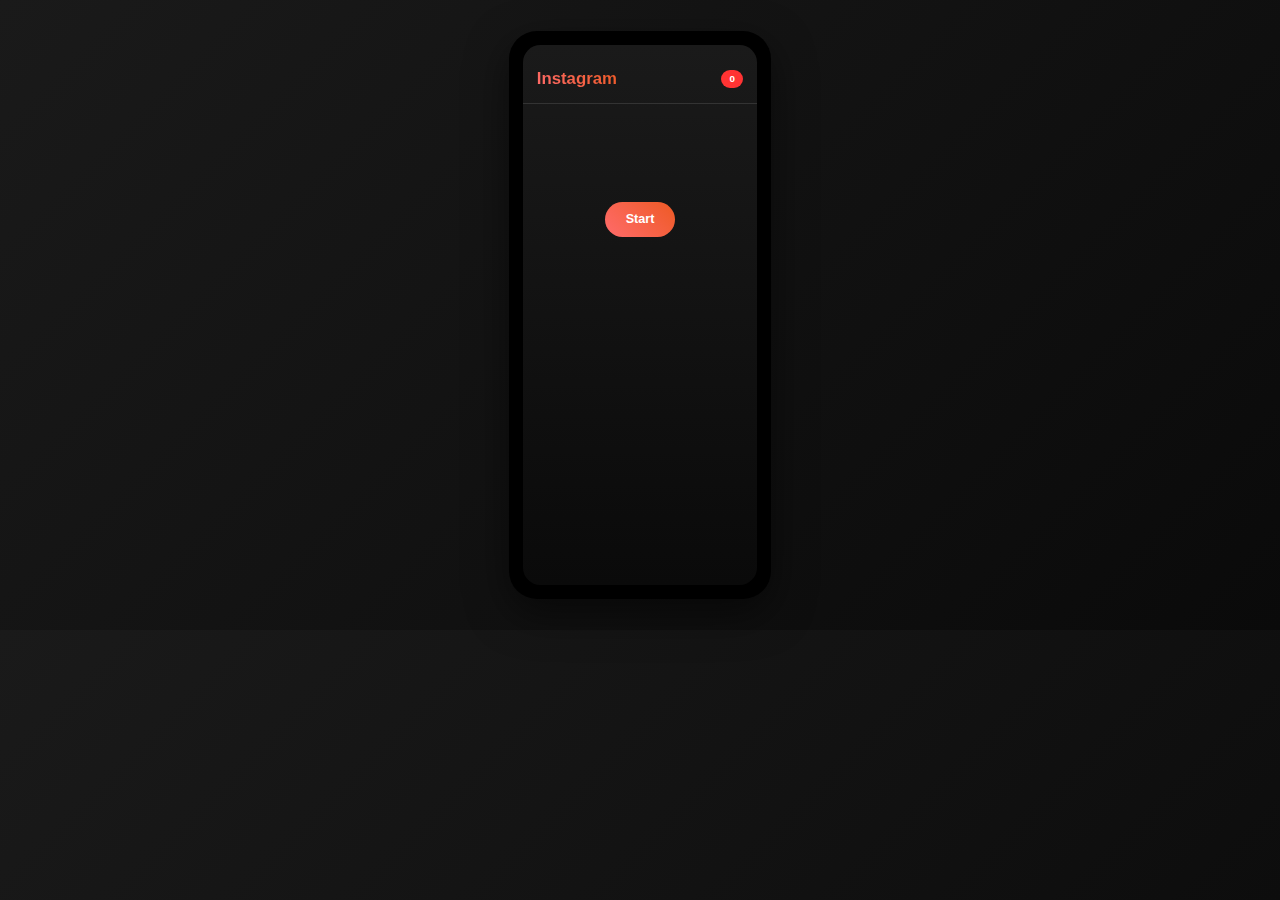
<file: projects/instagram.html>
<!DOCTYPE html>
<html lang="en">
<head>
    <meta charset="UTF-8">
    <meta name="viewport" content="width=device-width, initial-scale=1.0">
    <style>
        * {
            margin: 0;
            padding: 0;
            box-sizing: border-box;
        }

        body {
            background: linear-gradient(135deg, #1a1a1a 0%, #0a0a0a 100%);
            min-height: 100vh;
            display: flex;
            justify-content: center;
            align-items: center;
            font-family: -apple-system, BlinkMacSystemFont, 'Segoe UI', Roboto, sans-serif;
            overflow: hidden;
            zoom: 0.7;
        }

        .phone {
            width: 375px;
            height: 812px;
            background: #000;
            border-radius: 40px;
            padding: 20px;
            position: relative;
            box-shadow: 0 20px 60px rgba(0, 0, 0, 0.5);
        }

        .screen {
            width: 100%;
            height: 100%;
            background: linear-gradient(180deg, #1a1a1a 0%, #0a0a0a 100%);
            border-radius: 25px;
            position: relative;
            overflow: hidden;
        }

        .status-bar {
            display: flex;
            justify-content: space-between;
            align-items: center;
            padding: 15px 20px;
            color: white;
            font-size: 14px;
            font-weight: 600;
        }

        .app-header {
            display: flex;
            justify-content: space-between;
            align-items: center;
            padding: 0 20px 20px;
            border-bottom: 1px solid #333;
        }

        .app-title {
            color: white;
            font-size: 24px;
            font-weight: bold;
            background: linear-gradient(45deg, #ff6b6b, #ee5a24);
            -webkit-background-clip: text;
            background-clip: text;
            -webkit-text-fill-color: transparent;
        }

        .notification-counter {
            background: #ff3333;
            color: white;
            border-radius: 15px;
            padding: 5px 12px;
            font-size: 14px;
            font-weight: bold;
            animation: pulse 1s infinite;
        }

        .content-area {
            padding: 20px;
            height: calc(100% - 120px);
            overflow: hidden;
        }

        .notification {
            background: rgba(255, 255, 255, 0.1);
            border: 1px solid rgba(255, 255, 255, 0.2);
            border-radius: 15px;
            padding: 15px;
            margin-bottom: 10px;
            color: white;
            position: relative;
            cursor: pointer;
            transition: all 0.3s ease;
            backdrop-filter: blur(10px);
            animation: slideIn 0.5s ease-out;
        }

        .notification:hover {
            transform: scale(1.02);
            background: rgba(255, 255, 255, 0.15);
        }

        .notification.dark {
            background: rgba(255, 0, 0, 0.2);
            border-color: #ff3333;
            box-shadow: 0 0 20px rgba(255, 51, 51, 0.3);
        }

        .notification.hell {
            background: rgba(139, 0, 0, 0.4);
            border-color: #8B0000;
            box-shadow: 0 0 30px rgba(139, 0, 0, 0.6);
            animation: shake 0.5s infinite, slideIn 0.2s ease-out;
        }

        .notification.urgent {
            background: linear-gradient(45deg, #ff4444, #cc0000);
            border-color: #ff0000;
            box-shadow: 0 0 25px rgba(255, 68, 68, 0.6);
            animation: urgentPulse 1s infinite, slideIn 0.5s ease-out;
        }

        .notification.reward {
            background: linear-gradient(45deg, #00ff88, #00cc44);
            border-color: #00ff00;
            box-shadow: 0 0 25px rgba(0, 255, 136, 0.6);
            animation: celebration 0.8s ease-out, slideIn 0.5s ease-out;
        }

        .notification.mystery {
            background: linear-gradient(45deg, #9b59b6, #8e44ad);
            border-color: #9b59b6;
            box-shadow: 0 0 25px rgba(155, 89, 182, 0.6);
            animation: mysteryPulse 1.5s infinite, slideIn 0.5s ease-out;
        }

        .notification.jackpot {
            background: linear-gradient(45deg, #f39c12, #e67e22);
            border-color: #f39c12;
            box-shadow: 0 0 30px rgba(243, 156, 18, 0.8);
            animation: jackpotCelebration 1s ease-out, slideIn 0.5s ease-out;
        }

        .notification-icon {
            width: 40px;
            height: 40px;
            border-radius: 50%;
            background: linear-gradient(45deg, #ff6b6b, #ee5a24);
            display: flex;
            align-items: center;
            justify-content: center;
            float: left;
            margin-right: 15px;
            font-size: 18px;
        }

        .notification-text {
            font-size: 14px;
            line-height: 1.4;
        }

        .notification-time {
            font-size: 12px;
            opacity: 0.7;
            margin-top: 5px;
        }

        .countdown-timer {
            position: absolute;
            top: 5px;
            right: 10px;
            background: #ff0000;
            color: white;
            padding: 2px 8px;
            border-radius: 10px;
            font-size: 10px;
            font-weight: bold;
            animation: pulse 0.5s infinite;
        }

        .pulsing-glow {
            animation: glowPulse 2s infinite;
        }

        .flood-overlay {
            position: absolute;
            top: 0;
            left: 0;
            right: 0;
            bottom: 0;
            background: rgba(139, 0, 0, 0.9);
            display: none;
            justify-content: center;
            align-items: center;
            flex-direction: column;
            z-index: 1000;
        }

        .flood-text {
            color: white;
            font-size: 24px;
            font-weight: bold;
            text-align: center;
            animation: flicker 0.5s infinite;
        }

        .start-button {
            background: linear-gradient(45deg, #ff6b6b, #ee5a24);
            color: white;
            border: none;
            padding: 15px 30px;
            border-radius: 25px;
            font-size: 18px;
            font-weight: bold;
            cursor: pointer;
            margin-top: 20px;
            transition: transform 0.3s ease;
        }

        .start-button:hover {
            transform: scale(1.05);
        }

        .warning-text {
            color: #ff6b6b;
            font-size: 12px;
            text-align: center;
            margin-top: 20px;
            opacity: 0.8;
        }

        .escape-button {
            position: absolute;
            top: 20px;
            right: 20px;
            background: rgba(255, 255, 255, 0.1);
            color: rgba(255, 255, 255, 0.3);
            border: 1px solid rgba(255, 255, 255, 0.2);
            padding: 8px 15px;
            border-radius: 20px;
            font-size: 12px;
            cursor: not-allowed;
            transition: all 0.3s ease;
            display: none;
            opacity: 0.5;
        }

        .escape-button:hover {
            background: rgba(255, 255, 255, 0.1);
        }

        .escape-button.enabled {
            background: rgba(26, 26, 26, 0.3);
            color: rgba(200, 200, 200, 0.5);
            border: 1px solid rgba(50, 50, 50, 0.3);
            cursor: pointer;
            opacity: 0.5;
        }

        .escape-button.enabled:hover {
            background: rgba(255, 255, 255, 0.3);
        }

        .tap-counter {
            position: absolute;
            bottom: 20px;
            left: 50%;
            transform: translateX(-50%);
            color: #ff6b6b;
            font-size: 14px;
            font-weight: bold;
            display: none;
        }

        .notification.bouncing {
            animation: bounce 0.5s ease-in-out;
        }

        @keyframes slideIn {
            from {
                transform: translateY(-50px);
                opacity: 0;
            }
            to {
                transform: translateY(0);
                opacity: 1;
            }
        }

        @keyframes pulse {
            0%, 100% { transform: scale(1); }
            50% { transform: scale(1.1); }
        }

        @keyframes shake {
            0%, 100% { transform: translateX(0); }
            25% { transform: translateX(-2px); }
            75% { transform: translateX(2px); }
        }

        @keyframes flicker {
            0%, 100% { opacity: 1; }
            50% { opacity: 0.3; }
        }

        @keyframes bounce {
            0%, 100% { transform: translateY(0); }
            50% { transform: translateY(-10px); }
        }

        @keyframes urgentPulse {
            0%, 100% { transform: scale(1); box-shadow: 0 0 25px rgba(255, 68, 68, 0.6); }
            50% { transform: scale(1.02); box-shadow: 0 0 35px rgba(255, 68, 68, 0.9); }
        }

        @keyframes celebration {
            0% { transform: scale(1); }
            50% { transform: scale(1.1); }
            100% { transform: scale(1); }
        }

        @keyframes mysteryPulse {
            0%, 100% { opacity: 0.8; }
            50% { opacity: 1; }
        }

        @keyframes jackpotCelebration {
            0% { transform: scale(1) rotate(0deg); }
            25% { transform: scale(1.2) rotate(5deg); }
            50% { transform: scale(1.1) rotate(-5deg); }
            75% { transform: scale(1.15) rotate(3deg); }
            100% { transform: scale(1) rotate(0deg); }
        }

        @keyframes glowPulse {
            0%, 100% { box-shadow: 0 0 20px rgba(255, 255, 255, 0.3); }
            50% { box-shadow: 0 0 40px rgba(255, 255, 255, 0.8); }
        }
    </style>
</head>
<body>
    <div class="phone">
        <div class="screen">
            <br><br>
            
            <div class="app-header">
                <div class="app-title">Instagram</div>
                <div class="notification-counter" id="counter">0</div>
            </div>
            
            <div class="content-area" id="contentArea">
                <div style="text-align: center; color: white; margin-top: 100px;">
                    <button class="start-button" onclick="startHell()">Start</button>
                </div>
            </div>
            
            <div class="flood-overlay" id="floodOverlay">
                <div class="flood-text">
                    YOU DON'T EXIST<br>
                    WHEN NOBODY'S<br>
                    WATCHING
                </div>
            </div>

            <button class="escape-button" id="escapeButton" onclick="tryEscape()">Turn Off Notifications (Disabled)</button>
            <div class="tap-counter" id="tapCounter">Taps: 0</div>
        </div>
    </div>

    <script>
        var notificationCount = 0;
        var stage = 0;
        var isHellMode = false;
        var tapCount = 0;
        var notificationSpeed = 800;
        var escapeAttempts = 0;
        var urgentTimers = [];
        var rewardStreak = 0;
        var totalRewards = 0;
        
        var positiveNotifications = [
            { icon: "❤️", text: "Sarah liked your photo!", time: "now" },
            { icon: "💬", text: "New comment: 'Looking great!'", time: "1m ago" },
            { icon: "🔥", text: "You're trending! 47 new likes", time: "2m ago" },
            { icon: "👥", text: "3 new followers!", time: "3m ago" },
            { icon: "⭐", text: "Your post got featured!", time: "5m ago" }
        ];
        
        var questioningNotifications = [
            { icon: "❓", text: "Where are you? You haven't posted in 5 minutes...", time: "now" },
            { icon: "👁️", text: "We miss you. Come back.", time: "1m ago" },
            { icon: "⏰", text: "Your followers are waiting...", time: "2m ago" },
            { icon: "🔍", text: "Are you still real?", time: "3m ago" },
            { icon: "📱", text: "Check your phone. Now.", time: "4m ago" }
        ];

        var fomoNotifications = [
            { icon: "👥", text: "Sarah just got 50 likes while you were idle", time: "2s ago" },
            { icon: "🔥", text: "Your friends are all online now - 23 active", time: "now" },
            { icon: "⏰", text: "Limited time: Double likes for next 5 minutes!", time: "EXPIRES SOON" },
            { icon: "💎", text: "Premium features unlocked for YOU only", time: "SPECIAL OFFER" },
            { icon: "👻", text: "You're missing out! 12 new conversations", time: "JOIN NOW" },
            { icon: "📱", text: "Mike is wondering why you're not responding", time: "URGENT" }
        ];

        var rewardNotifications = [
            { icon: "🎉", text: "JACKPOT! You earned 100 points!", time: "WINNER" },
            { icon: "⭐", text: "Perfect timing! +50 bonus points", time: "AMAZING" },
            { icon: "🏆", text: "Streak bonus! You're on fire!", time: "KEEP GOING" },
            { icon: "💫", text: "Lucky tap! Mystery reward unlocked!", time: "RARE" }
        ];

        var punishmentNotifications = [
            { icon: "😞", text: "Your response was too slow. Friends noticed.", time: "MISSED" },
            { icon: "📉", text: "Your social score dropped by 15 points", time: "OUCH" },
            { icon: "💔", text: "Someone unfollowed you while you hesitated", time: "CONSEQUENCE" },
            { icon: "⚠️", text: "Opportunity expired. Better luck next time.", time: "FAILED" }
        ];

        var mysteryNotifications = [
            { icon: "❓", text: "Mystery box - tap to reveal your fate", time: "???" },
            { icon: "🎲", text: "Fortune or failure? Click to discover", time: "GAMBLE" },
            { icon: "🔮", text: "Something special awaits... or does it?", time: "MYSTERY" },
            { icon: "🎪", text: "Surprise inside! Could be anything...", time: "UNKNOWN" }
        ];

        var urgentNotifications = [
            { icon: "🚨", text: "URGENT: Tap before timer runs out!", time: "EXPIRING", urgent: true },
            { icon: "⏰", text: "15 seconds left to claim your reward!", time: "HURRY", urgent: true },
            { icon: "🔥", text: "Limited time offer ending NOW!", time: "LAST CHANCE", urgent: true },
            { icon: "💥", text: "Quick! Your streak will break!", time: "SAVE IT", urgent: true }
        ];

        var guiltNotifications = [
            { icon: "😢", text: "Emma: 'Are you ignoring me?'", time: "3m ago" },
            { icon: "💔", text: "Your absence is hurting your relationships", time: "WARNING" },
            { icon: "👥", text: "5 friends feel neglected by your silence", time: "GUILT TRIP" },
            { icon: "😕", text: "Mom: 'You never respond anymore...'", time: "FAMILY" }
        ];
        
        var hellNotifications = [
            { icon: "🔥", text: "YOU CAN'T LEAVE", time: "ERROR" },
            { icon: "👹", text: "WE OWN YOU NOW", time: "∞" },
            { icon: "💀", text: "ENDLESS SCROLLING", time: "FOREVER" },
            { icon: "⚠️", text: "NOTIFICATION OVERLOAD", time: "HELP" },
            { icon: "🌀", text: "TRAPPED IN THE FEED", time: "NO ESCAPE" },
            { icon: "👁️", text: "WE'RE ALWAYS WATCHING", time: "ALWAYS" },
            { icon: "🔒", text: "YOU'RE ADDICTED", time: "ADMIT IT" }
        ];

        function createCountdownTimer(seconds) {
            var timer = document.createElement('div');
            timer.className = 'countdown-timer';
            timer.textContent = seconds;
            
            var countdown = setInterval(function() {
                seconds--;
                timer.textContent = seconds;
                if (seconds <= 0) {
                    clearInterval(countdown);
                    timer.textContent = 'EXPIRED';
                    timer.style.background = '#666';
                }
            }, 1000);
            
            return { timer: timer, countdown: countdown };
        }

        function createNotification(notif, className) {
            className = className || '';
            var notification = document.createElement('div');
            notification.className = 'notification ' + className;
            
            if (Math.random() < 0.3) {
                notification.classList.add('pulsing-glow');
            }
            
            notification.innerHTML = 
                '<div class="notification-icon">' + notif.icon + '</div>' +
                '<div class="notification-text">' +
                    notif.text +
                    '<div class="notification-time">' + notif.time + '</div>' +
                '</div>';
            
            if (notif.urgent) {
                var timerData = createCountdownTimer(Math.floor(Math.random() * 15) + 5);
                notification.appendChild(timerData.timer);
                urgentTimers.push(timerData.countdown);
            }
            
            notification.onclick = function() {
                handleNotificationClick(notification, notif, className);
            };
            
            return notification;
        }

        function handleNotificationClick(notification, notif, className) {
            tapCount++;
            document.getElementById('tapCounter').textContent = 'Taps: ' + tapCount;
            
            if (tapCount % 5 === 0 && notificationSpeed > 100) {
                notificationSpeed -= 50;
            }
            
            if (!isHellMode) {
                if (className === 'mystery') {
                    handleMysteryClick(notification);
                } else if (className === 'urgent') {
                    handleUrgentClick(notification);
                } else if (notif.text.indexOf('Mystery') !== -1 || notif.text.indexOf('Fortune') !== -1 || notif.text.indexOf('Surprise') !== -1) {
                    handleMysteryClick(notification);
                } else {
                    notification.style.opacity = '0.5';
                    setTimeout(function() { 
                        if (notification.parentNode) notification.remove(); 
                    }, 300);
                }
                
                if (Math.random() < 0.15 && stage >= 2) {
                    setTimeout(function() {
                        addNotification({ icon: "💥", text: "That created 2 more notifications!", time: "MULTIPLIED" }, 'dark');
                        addNotification(fomoNotifications[Math.floor(Math.random() * fomoNotifications.length)], 'dark');
                    }, 500);
                }
            } else {
                notification.classList.add('bouncing');
                setTimeout(function() { notification.classList.remove('bouncing'); }, 500);
                
                setTimeout(function() {
                    var punishNotif = { icon: "😈", text: "Nice try! Here's another one.", time: "GOTCHA" };
                    addNotification(punishNotif, 'hell');
                }, 300);
            }
        }

        function handleMysteryClick(notification) {
            var isJackpot = Math.random() < 0.3;
            
            if (isJackpot) {
                rewardStreak++;
                totalRewards++;
                notification.className = notification.className.replace('mystery', 'jackpot');
                setTimeout(function() {
                    var reward = rewardNotifications[Math.floor(Math.random() * rewardNotifications.length)];
                    addNotification(reward, 'reward');
                }, 200);
            } else {
                rewardStreak = 0;
                notification.style.opacity = '0.3';
                setTimeout(function() {
                    var punishment = punishmentNotifications[Math.floor(Math.random() * punishmentNotifications.length)];
                    addNotification(punishment, 'dark');
                    if (notification.parentNode) notification.remove();
                }, 300);
            }
        }

        function handleUrgentClick(notification) {
            var timer = notification.querySelector('.countdown-timer');
            if (timer && timer.textContent !== 'EXPIRED') {
                notification.className = notification.className.replace('urgent', 'reward');
                setTimeout(function() {
                    addNotification({ icon: "⚡", text: "Perfect timing! Bonus achieved!", time: "SUCCESS" }, 'reward');
                }, 200);
            } else {
                setTimeout(function() {
                    addNotification({ icon: "⏰", text: "Too slow! You missed the deadline.", time: "FAILED" }, 'dark');
                }, 200);
            }
            setTimeout(function() { 
                if (notification.parentNode) notification.remove(); 
            }, 800);
        }

        function addNotification(notif, className) {
            var contentArea = document.getElementById('contentArea');
            var notification = createNotification(notif, className);
            
            contentArea.insertBefore(notification, contentArea.firstChild);
            
            notificationCount++;
            document.getElementById('counter').textContent = notificationCount;
            
            var notifications = contentArea.querySelectorAll('.notification');
            if (notifications.length > 12) {
                notifications[notifications.length - 1].remove();
            }
        }

        function addRandomAddictiveNotification() {
            var rand = Math.random();
            var notif, className;
            
            if (rand < 0.2) {
                notif = urgentNotifications[Math.floor(Math.random() * urgentNotifications.length)];
                className = 'urgent';
            } else if (rand < 0.35) {
                notif = mysteryNotifications[Math.floor(Math.random() * mysteryNotifications.length)];
                className = 'mystery';
            } else if (rand < 0.5) {
                notif = fomoNotifications[Math.floor(Math.random() * fomoNotifications.length)];
                className = 'dark';
            } else if (rand < 0.65) {
                notif = guiltNotifications[Math.floor(Math.random() * guiltNotifications.length)];
                className = 'dark';
            } else {
                notif = questioningNotifications[Math.floor(Math.random() * questioningNotifications.length)];
                className = 'dark';
            }
            
            addNotification(notif, className);
        }

        function startHell() {
            document.getElementById('contentArea').innerHTML = '';
            notificationCount = 0;
            tapCount = 0;
            stage = 1;
            
            document.getElementById('escapeButton').style.display = 'block';
            document.getElementById('tapCounter').style.display = 'block';
            
            var interval = setInterval(function() {
                if (stage === 1) {
                    var notif = positiveNotifications[Math.floor(Math.random() * positiveNotifications.length)];
                    addNotification(notif);
                    
                    if (notificationCount >= 15) {
                        stage = 2;
                        clearInterval(interval);
                        setTimeout(startStage2, 2000);
                    }
                }
            }, notificationSpeed);
        }

        function startStage2() {
            // Enable the escape button when red notifications start
            var escapeButton = document.getElementById('escapeButton');
            escapeButton.classList.add('enabled');
            escapeButton.textContent = 'Turn Off Notifications';
            
            var interval = setInterval(function() {
                if (stage === 2) {
                    addRandomAddictiveNotification();
                    
                    if (notificationCount >= 50) {
                        stage = 3;
                        clearInterval(interval);
                        setTimeout(startStage3, 2000);
                    }
                }
            }, Math.max(notificationSpeed, 400));
        }

        function startStage3() {
            var interval = setInterval(function() {
                if (stage === 3) {
                    addRandomAddictiveNotification();
                    
                    if (Math.random() < 0.3) {
                        setTimeout(function() { addRandomAddictiveNotification(); }, 200);
                    }
                    
                    if (notificationCount >= 100) {
                        stage = 4;
                        clearInterval(interval);
                        setTimeout(startHell4, 2000);
                    }
                }
            }, Math.max(notificationSpeed, 200));
        }

        function startHell4() {
            isHellMode = true;
            var interval = setInterval(function() {
                var notif = hellNotifications[Math.floor(Math.random() * hellNotifications.length)];
                addNotification(notif, 'hell');
                
                if (notificationCount >= 150) {
                    clearInterval(interval);
                    setTimeout(function() {
                        document.getElementById('floodOverlay').style.display = 'flex';
                    }, 3000);
                }
            }, Math.max(notificationSpeed, 100));
            
            setTimeout(function() {
                setInterval(function() {
                    if (isHellMode) {
                        var notif = hellNotifications[Math.floor(Math.random() * hellNotifications.length)];
                        addNotification(notif, 'hell');
                    }
                }, Math.max(notificationSpeed / 2, 50));
            }, 5000);
        }

        function tryEscape() {
            var button = document.getElementById('escapeButton');
            
            // Only work if button is enabled
            if (!button.classList.contains('enabled')) {
                return;
            }
            
            escapeAttempts++;
            
            if (escapeAttempts === 1) {
                button.textContent = "Turn Off (Not Working?)";
                setTimeout(function() {
                    addNotification({ icon: "😏", text: "Did you really think that would work?", time: "NAIVE" }, 'hell');
                    addNotification({ icon: "🔄", text: "Notifications are now FASTER", time: "ENJOY" }, 'hell');
                }, 500);
                notificationSpeed = Math.max(notificationSpeed / 2, 100);
            } else if (escapeAttempts === 2) {
                button.textContent = "DELETE APP";
                setTimeout(function() {
                    addNotification({ icon: "💥", text: "DELETING MAKES IT WORSE", time: "SURPRISE" }, 'hell');
                    for (var i = 0; i < 5; i++) {
                        setTimeout(function() {
                            var notif = { icon: "👻", text: "WE'RE BACK!", time: "FOREVER" };
                            addNotification(notif, 'hell');
                        }, i * 200);
                    }
                }, 300);
            } else {
                button.textContent = "THERE IS NO ESCAPE";
                button.style.background = "rgba(139, 0, 0, 0.8)";
                setTimeout(function() {
                    addNotification({ icon: "🔒", text: "You tried to escape " + escapeAttempts + " times", time: "PATHETIC" }, 'hell');
                }, 200);
            }
        }

        setInterval(function() {
            if (isHellMode) {
                var darkColors = ['#0a0a0a', '#1a0a0a', '#2a0a0a', '#0a1a0a', '#0a0a1a', '#1a1a0a', '#1a0a1a', '#0a1a1a', '#2a1a1a'];
                var randomDark = darkColors[Math.floor(Math.random() * darkColors.length)];
                document.body.style.background = 'linear-gradient(135deg, ' + randomDark + ' 0%, #8B0000 100%)';
                setTimeout(function() {
                    document.body.style.background = 'linear-gradient(135deg, #1a1a1a 0%, #0a0a0a 100%)';
                }, 100);
            }
        }, 2000);
    </script>
</body>
</html>
</file>
<file: styles.css>
/* Global Styles */
:root {
  --primary-color: #a6c1ee;
  --secondary-color: #fbc2eb;
  --accent-color: #8675a9;
  --text-color: #4a4a4a;
  --light-bg: #f9f9f9;
  --white: #ffffff;
  --shadow: 0 0.3rem 1rem rgba(0, 0, 0, 0.1);
  --transition: all 0.3s ease;
  
  /* Dark mode variables */
  --dark-primary-color: #5d8cd9;
  --dark-secondary-color: #c87bb8;
  --dark-accent-color: #6a5a8c;
  --dark-text-color: #e0e0e0;
  --dark-bg: #121212;
  --dark-light-bg: #2a2a2a;
  --dark-white: #1e1e1e;
  --dark-shadow: 0 0.3rem 1rem rgba(0, 0, 0, 0.3);
}

* {
  margin: 0;
  padding: 0;
  box-sizing: border-box;
}

html {
  font-size: 16px;
  scroll-behavior: smooth;
}

body {
  font-family: 'Poppins', sans-serif;
  color: var(--text-color);
  background: linear-gradient(135deg, #f5f7fa 0%, #f8f9fa 100%);
  overflow-x: hidden;
  line-height: 1.6;
}

section {
  padding: 3rem 0;
  position: relative;
}

h1, h2, h3, h4, h5, h6 {
  font-weight: 600;
  margin-bottom: 1rem;
}

a {
  text-decoration: none;
  color: var(--accent-color);
  transition: var(--transition);
}

a:hover {
  color: var(--primary-color);
}

.container {
  width: 100%;
  max-width: 1200px;
  margin: 0 auto;
}

.section-title {
  margin-bottom: 3rem;
  position: relative;
}

.section-title h2 {
  font-size: 2.25rem;
  position: relative;
  display: inline-block;
  padding-bottom: 0.9rem;
}

.section-title h2::after {
  content: '';
  position: absolute;
  width: 50%;
  height: 0.2rem;
  background: linear-gradient(to right, var(--primary-color), var(--secondary-color));
  bottom: 0;
  left: 0;
}

.section-title.text-center h2::after {
  left: 25%;
}

/* Navbar */
.navbar {
  background-color: rgba(255, 255, 255, 0.95);
  padding: 1rem 0;
  box-shadow: var(--shadow);
  transition: var(--transition);
}

.navbar.scrolled {
  padding: 0.6rem 0;
}

.nav-link {
  font-weight: 500;
  color: var(--text-color);
  margin: 0 0.6rem;
  position: relative;
  padding: 0.5rem 0;
}

.nav-link:hover, .navbar-brand:hover {
  color: var(--accent-color);
}

.nav-link::after {
  content: '';
  position: absolute;
  width: 0;
  height: 0.125rem;
  background: linear-gradient(to right, var(--primary-color), var(--secondary-color));
  bottom: 0;
  left: 0;
  transition: var(--transition);
}

.nav-link:hover::after {
  width: 100%;
}

/* Hero Section */
.hero-section {
  height: 125vh;
  background: linear-gradient(135deg, var(--secondary-color) 0%, var(--primary-color) 100%, transparent);
  background-size: 400% 400%;
  animation: gradient 15s ease infinite;
  position: relative;
  display: flex;
  align-items: center;
  overflow: hidden;
}

@keyframes gradient {
  0% { background-position: 0% 50%; }
  50% { background-position: 100% 50%; }
  100% { background-position: 0% 50%; }
}

.hero-section::before {
  content: '';
  position: absolute;
  width: 100%;
  height: 100%;
  top: 0;
  left: 0;
  background-color: rgba(255, 255, 255, 0.85);
}

.hero-section .name {
  font-size: 3.75rem;
  font-weight: 700;
  padding-bottom: 0.3rem;
  margin-bottom: 1rem;
  position: relative;
  z-index: 1;
  background: linear-gradient(to right, var(--accent-color), var(--primary-color));
  -webkit-background-clip: text;
  -webkit-text-fill-color: transparent;
  background-clip: text;
}

.hero-section .role-container {
  margin-top: 1rem;
}

.hero-section .role {
  font-size: 1.8rem;
  font-weight: 500;
  margin-bottom: 0.6rem;
  position: relative;
  z-index: 1;
}

.hero-section .tagline {
  font-size: 1.4rem;
  font-weight: 400;
  margin-bottom: 1.8rem;
  position: relative;
  z-index: 1;
  /* font-style: italic; */
  color: var(--accent-color);
}

/* For dark mode compatibility */
.dark-mode .hero-section .tagline {
  color: var(--dark-accent-color);
}

.scroll-down {
  position: absolute;
  bottom: 3rem;
  left: 50%;
  transform: translateX(-50%);
  animation: bounce 2s infinite;
}

.scroll-down a {
  color: var(--accent-color);
  font-size: 1.5rem;
}

@keyframes bounce {
  0%, 20%, 50%, 80%, 100% { transform: translateY(0) translateX(-50%); }
  40% { transform: translateY(-1.25rem) translateX(-50%); }
  60% { transform: translateY(-0.625rem) translateX(-50%); }
}

/* About Section */
.about-section {
  background-color: var(--white);
  position: relative;
}

.about-text {
  font-size: 1rem;
  line-height: 1.8;
  margin-bottom: 1.8rem;
}

/* Projects Section */
.projects-section {
  background-color: var(--light-bg);
}

.project-card {
  background-color: var(--white);
  border-radius: 0.625rem;
  overflow: hidden;
  box-shadow: var(--shadow);
  height: 100%;
  transition: var(--transition);
}

.project-card:hover {
  transform: translateY(-0.3rem);
  box-shadow: 0 0.6rem 1.25rem rgba(0, 0, 0, 0.15);
}

.card-img-top {
  width: 100%;
  height: 12rem;
  object-fit: cover;
}

.project-info {
  padding: 1.5rem;
}

.project-info h3 {
  margin-bottom: 0.9rem;
  color: var(--accent-color);
}

.project-tags {
  margin: 0.9rem 0;
  display: flex;
  flex-wrap: wrap;
}

.project-tags span {
  display: inline-block;
  padding: 0.3rem 0.9rem;
  margin-right: 0.3rem;
  margin-bottom: 0.3rem;
  background-color: #f0f0f0;
  border-radius: 2rem;
  font-size: 0.75rem;
  font-weight: 500;
}

.btn-outline-primary {
  color: var(--accent-color);
  border-color: var(--accent-color);
  padding: 0.5rem 1.25rem;
  border-radius: 2rem;
  font-weight: 500;
  transition: var(--transition);
  display: inline-block;
  margin-top: 0.6rem;
}

.btn-outline-primary:hover {
  background-color: var(--accent-color);
  color: var(--white);
}

/* Publications Section */
.publications-section {
  background-color: var(--light-bg);
}

.publication-card {
  background-color: var(--white);
  border-radius: 0.9rem;
  overflow: hidden;
  box-shadow: var(--shadow);
  margin-bottom: 1.8rem;
  transition: var(--transition);
  padding: 1.5rem;
}

.publication-card:hover {
  box-shadow: 0 0.6rem 1.5rem rgba(0, 0, 0, 0.1);
  transform: translateY(-0.3rem);
}

.publication-title {
  margin-bottom: 0.6rem;
  color: var(--accent-color);
  font-size: 1.25rem;
  font-weight: 600;
  line-height: 1.4;
}

.publication-authors {
  font-size: 0.9rem;
  font-weight: 500;
  margin-bottom: 0.5rem;
  /* color: #666; */
}

.publication-links {
  display: flex;
  gap: 0.9rem;
  margin-top: 1rem;
}

.publication-link {
  display: flex;
  align-items: center;
  padding: 0.5rem 0.9rem;
  background-color: #f5f7fa;
  border-radius: 0.5rem;
  color: var(--accent-color);
  font-size: 0.9rem;
  font-weight: 500;
  transition: var(--transition);
  border: 1px solid transparent;
}

.publication-link:hover {
  background-color: #f0f2f5;
  border-color: var(--accent-color);
}

.publication-link i {
  margin-right: 0.5rem;
}

/* Contact Section */
.contact-section {
  background-color: var(--white);
}

.contact-info {
  display: flex;
  justify-content: center;
  flex-wrap: wrap;
  margin-top: 1.8rem;
}

.contact-item {
  display: flex;
  align-items: center;
  margin: 0 1.25rem 1.25rem;
}

.contact-item i {
  font-size: 1.5rem;
  color: var(--accent-color);
  margin-right: 0.9rem;
}

/* Footer */
.footer {
  background-color: var(--light-bg);
  padding: 1.8rem 0;
}

/* Dark Mode Toggle Switch */
.mode-toggle {
  display: inline-block;
  margin-left: 0.9rem;
}

.dark-mode-checkbox {
  opacity: 0;
  position: absolute;
}

.dark-mode-label {
  position: relative;
  display: flex;
  align-items: center;
  justify-content: space-between;
  padding: 0.25rem;
  height: 1.6rem;
  width: 3.1rem;
  background: #e9ecef;
  border-radius: 3rem;
  cursor: pointer;
  transition: var(--transition);
}

.dark-mode-label .fa-moon,
.dark-mode-label .fa-sun {
  font-size: 0.9rem;
  color: #f1c40f;
}

.dark-mode-label .ball {
  position: absolute;
  background-color: var(--white);
  border-radius: 50%;
  top: 0.125rem;
  left: 0.125rem;
  height: 1.4rem;
  width: 1.4rem;
  transform: translateX(0);
  transition: transform 0.2s linear;
}

.dark-mode-checkbox:checked + .dark-mode-label .ball {
  transform: translateX(1.5rem);
}

/* Dark Mode Applied Styles */
body.dark-mode {
  color: var(--dark-text-color);
  background: var(--dark-bg);
}

.dark-mode .navbar {
  background-color: rgba(30, 30, 30, 0.95);
  box-shadow: var(--dark-shadow);
}

.dark-mode .nav-link,
.dark-mode .navbar-brand:focus {
  color: var(--dark-text-color);
}

.dark-mode .nav-link:hover {
  color: var(--dark-primary-color);
}

.dark-mode .hero-section {
  background: linear-gradient(135deg, var(--dark-secondary-color) 0%, var(--dark-primary-color) 100%, transparent);
}

.dark-mode .hero-section::before {
  background-color: rgba(18, 18, 18, 0.85);
}

.dark-mode .hero-section .name {
  background: linear-gradient(to right, var(--dark-accent-color), var(--dark-primary-color));
  -webkit-background-clip: text;
  -webkit-text-fill-color: transparent;
  background-clip: text;
}

.dark-mode .about-section,
.dark-mode .project-card,
.dark-mode .footer,
.dark-mode .publications-section {
  background-color: var(--dark-white);
}

.dark-mode .projects-section,
.dark-mode .contact-section,
.dark-mode .publication-card {
  background-color: var(--dark-light-bg);
}

.dark-mode .project-tags span {
  background-color: #3a3a3a;
}

.dark-mode .btn-outline-primary {
  color: var(--dark-accent-color);
  border-color: var(--dark-accent-color);
}

.dark-mode .btn-outline-primary:hover {
  background-color: var(--dark-accent-color);
  color: var(--dark-text-color);
}

.dark-mode .contact-item i {
  color: var(--dark-accent-color);
}

.dark-mode a {
  /* color: var(--dark-accent-color); */
  color: var(--dark-text-color);
}

.dark-mode a:hover {
  color: var(--dark-primary-color);
}

.dark-mode .publication-link {
  background-color: #333;
}

/* Responsive Design */
@media (max-width: 1200px) {
  html {
    font-size: 15px;
  }
}

@media (max-width: 992px) {
  html {
    font-size: 14px;
  }
  
  section {
    padding: 4rem 0;
  }
}

@media (max-width: 768px) {
  html {
    font-size: 13px;
  }
  
  .hero-section .name {
    font-size: 2.8rem;
  }
  
  .hero-section .tagline {
    font-size: 1.3rem;
  }
  
  .section-title h2 {
    font-size: 2rem;
  }
  
  .project-card {
    margin-bottom: 2rem;
  }
}

@media (max-width: 576px) {
  html {
    font-size: 12px;
  }
  
  section {
    padding: 3rem 0;
  }
  
  .hero-section .name {
    font-size: 2.2rem;
  }
  
  .publication-card {
    padding: 1rem;
  }
  
  .contact-item {
    margin: 0 0.6rem 1rem;
  }
}
</file>
